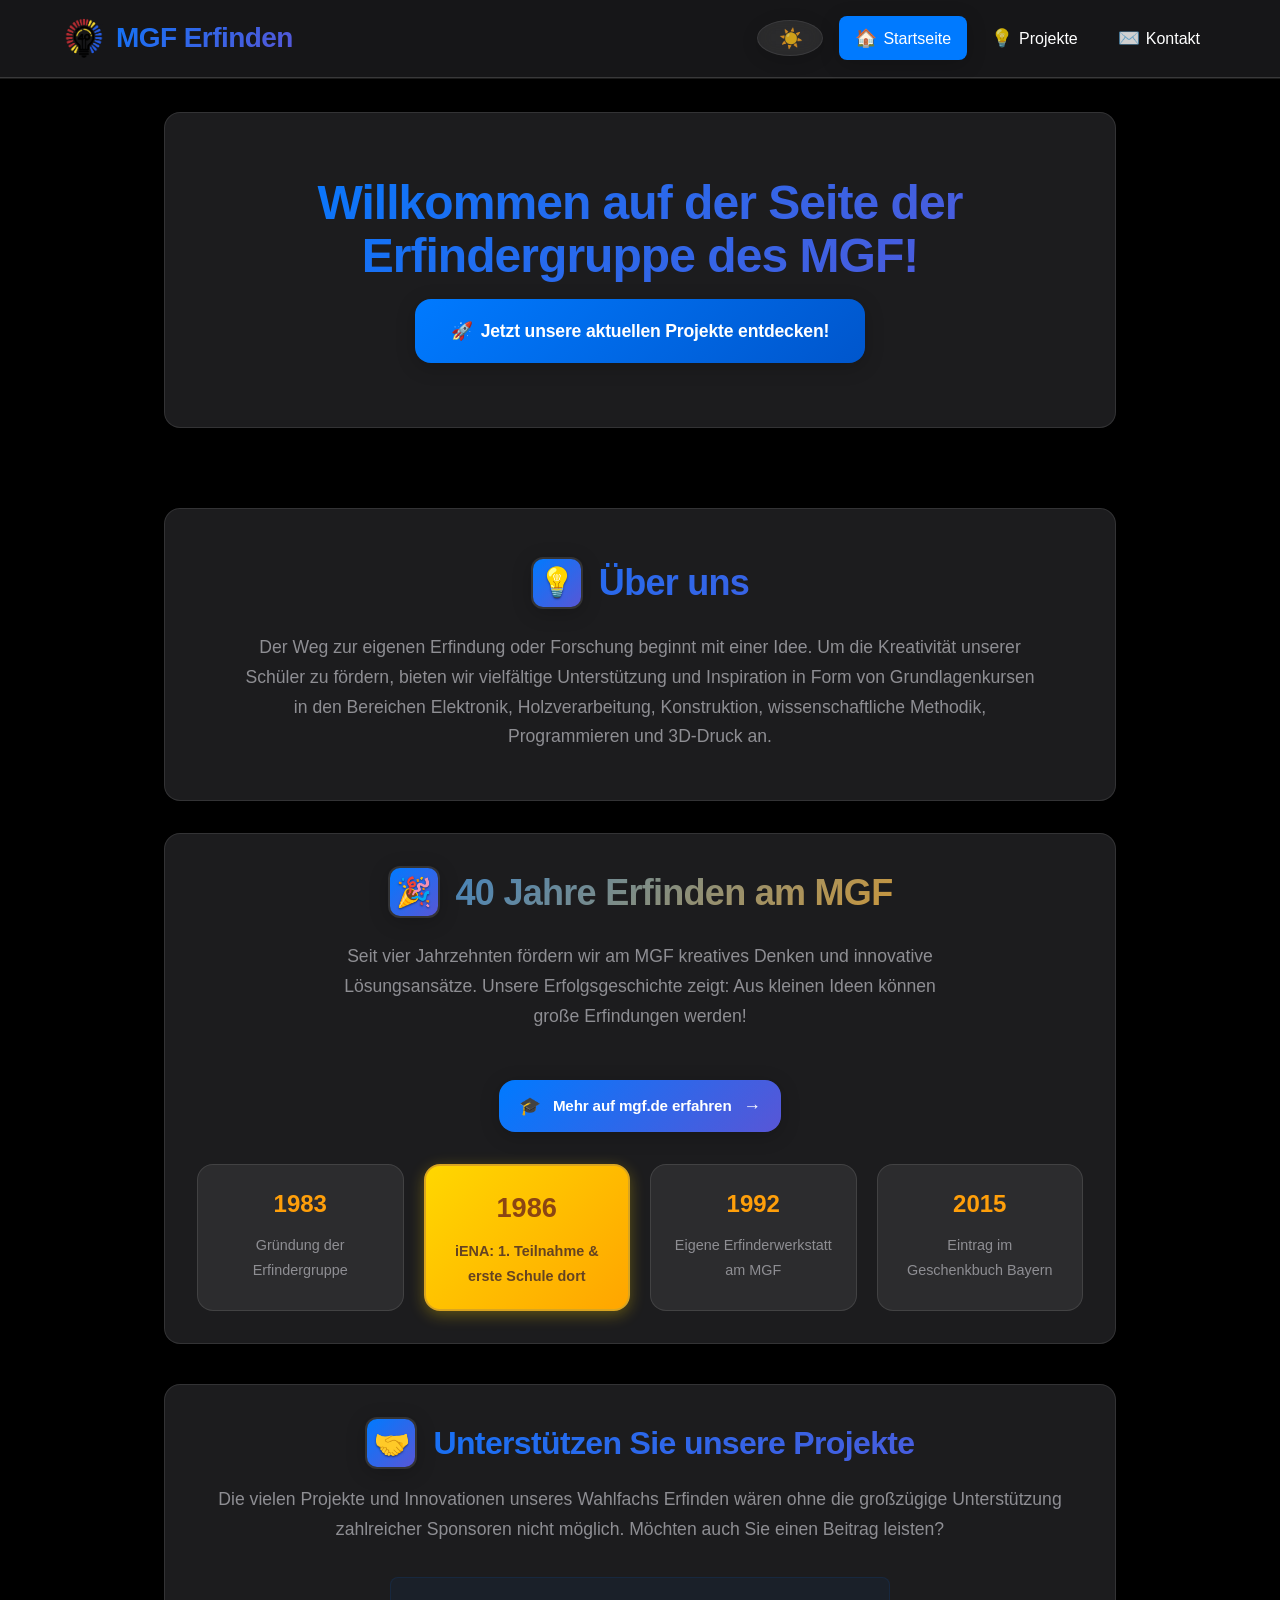
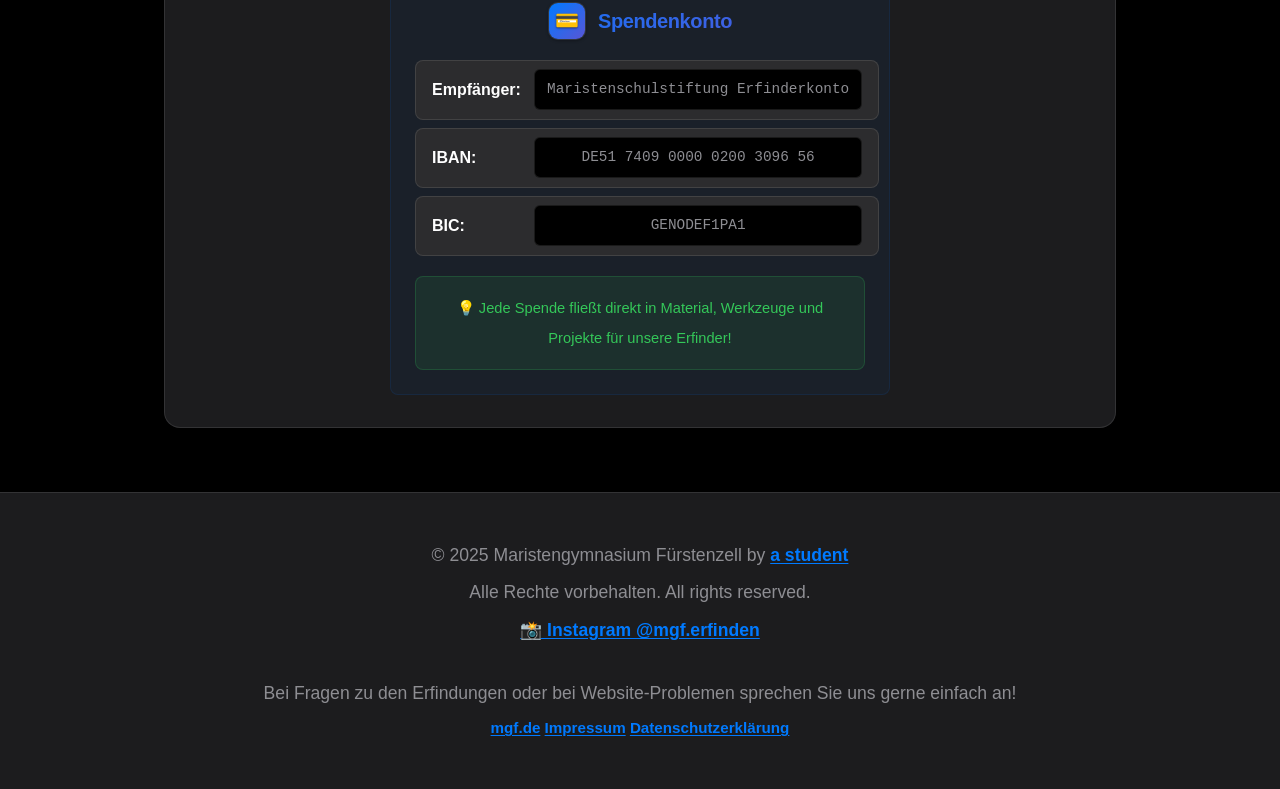
<file: index.html>
<!DOCTYPE html>
<html lang="de">
<head>
    <meta charset="UTF-8">
    <meta name="viewport" content="width=device-width, initial-scale=1.0">
    <title>MGF Erfinden</title>
    <meta name="description" content="Innovative Projekte und kreative Lösungen der Erfindergruppe am MGF. Robotik, Technik und nachhaltige Erfindungen von Schülern.">
    <meta name="keywords" content="MGF, Erfinden, Maristengymnasium, Fürstenzell, Robotik, Innovation, MINT, Projekte">
    <meta name="author" content="MGF Erfinder">
    <link rel="stylesheet" href="assets/css/style.css">
    <link rel="icon" type="image/x-icon" href="assets/images/mgf-favicon.ico">
    <link rel="preload" href="assets/images/logo_erfinden_40_transparent.png" as="image">
</head>
<body>
    <div id="header-placeholder"></div>
    <main>
        <section class="hero" role="banner">
            <!-- <div class="venue-info">
                <span class="venue-badge">📍 iENA: Halle 3C, Stand F02</span>
            </div> -->
            <h1>Willkommen auf der Seite der Erfindergruppe des MGF!</h1>
            <a href="pages/projekte.html" class="cta-button" role="button">
                <span>🚀</span> Jetzt unsere aktuellen Projekte entdecken!
            </a>
        </section>

        <section class="about" role="main">
            <h2 data-emoji="💡">Über uns</h2>
            <p>
                Der Weg zur eigenen Erfindung oder Forschung beginnt mit einer Idee.
                Um die Kreativität unserer Schüler zu fördern, bieten wir vielfältige Unterstützung und Inspiration in Form von Grundlagenkursen in den Bereichen Elektronik, Holzverarbeitung, Konstruktion, wissenschaftliche Methodik, Programmieren und 3D-Druck an.
            </p>
        </section>


        <section class="anniversary-section" role="complementary">
            <div class="anniversary-content">
                <h2 data-emoji="🎉">40 Jahre Erfinden am MGF</h2>
                <p class="anniversary-text">
                    Seit vier Jahrzehnten fördern wir am MGF kreatives Denken und innovative Lösungsansätze. 
                    Unsere Erfolgsgeschichte zeigt: Aus kleinen Ideen können große Erfindungen werden!
                </p>
                <div class="anniversary-action">
                    <a href="https://mgf.de/jubilaeumsfeier-40-jahre-erfinden/" target="_blank" rel="noopener" class="school-link">Mehr auf mgf.de erfahren</a>
                </div>
                <div class="timeline-highlight">
                    <div class="timeline-item">
                        <span class="timeline-year">1983</span>
                        <span class="timeline-event">Gründung der Erfindergruppe</span>
                    </div>
                    <div class="timeline-item featured-event">
                        <span class="timeline-year">1986</span>
                        <span class="timeline-event">iENA: 1. Teilnahme & erste Schule dort</span>
                    </div>
                    <div class="timeline-item">
                        <span class="timeline-year">1992</span>
                        <span class="timeline-event">Eigene Erfinderwerkstatt am MGF</span>
                    </div>
                    <div class="timeline-item">
                        <span class="timeline-year">2015</span>
                        <span class="timeline-event">Eintrag im Geschenkbuch Bayern</span>
                    </div>
                </div>
            </div>
        </section>

                <section class="donation" role="complementary">
            <h2 data-emoji="🤝">Unterstützen Sie unsere Projekte</h2>
            <p>Die vielen Projekte und Innovationen unseres Wahlfachs Erfinden wären ohne die großzügige Unterstützung zahlreicher Sponsoren nicht möglich. Möchten auch Sie einen Beitrag leisten?</p>
            <div class="payment-info">
                <h3 data-emoji="💳">Spendenkonto</h3>
                <div class="payment-details">
                    <div class="payment-row">
                        <span class="payment-label">Empfänger:</span>
                        <span class="payment-value">Maristenschulstiftung Erfinderkonto</span>
                    </div>
                    <div class="payment-row">
                        <span class="payment-label">IBAN:</span>
                        <span class="payment-value">DE51 7409 0000 0200 3096 56</span>
                    </div>
                    <div class="payment-row">
                        <span class="payment-label">BIC:</span>
                        <span class="payment-value">GENODEF1PA1</span>
                    </div>
                </div>
                <p class="donation-note">
                    <small>💡 Jede Spende fließt direkt in Material, Werkzeuge und Projekte für unsere Erfinder!</small>
                </p>
            </div>
        </section>

    </main>
    <div id="footer-placeholder"></div>
    <script src="assets/js/script.js"></script>
</body>
</html>
</file>
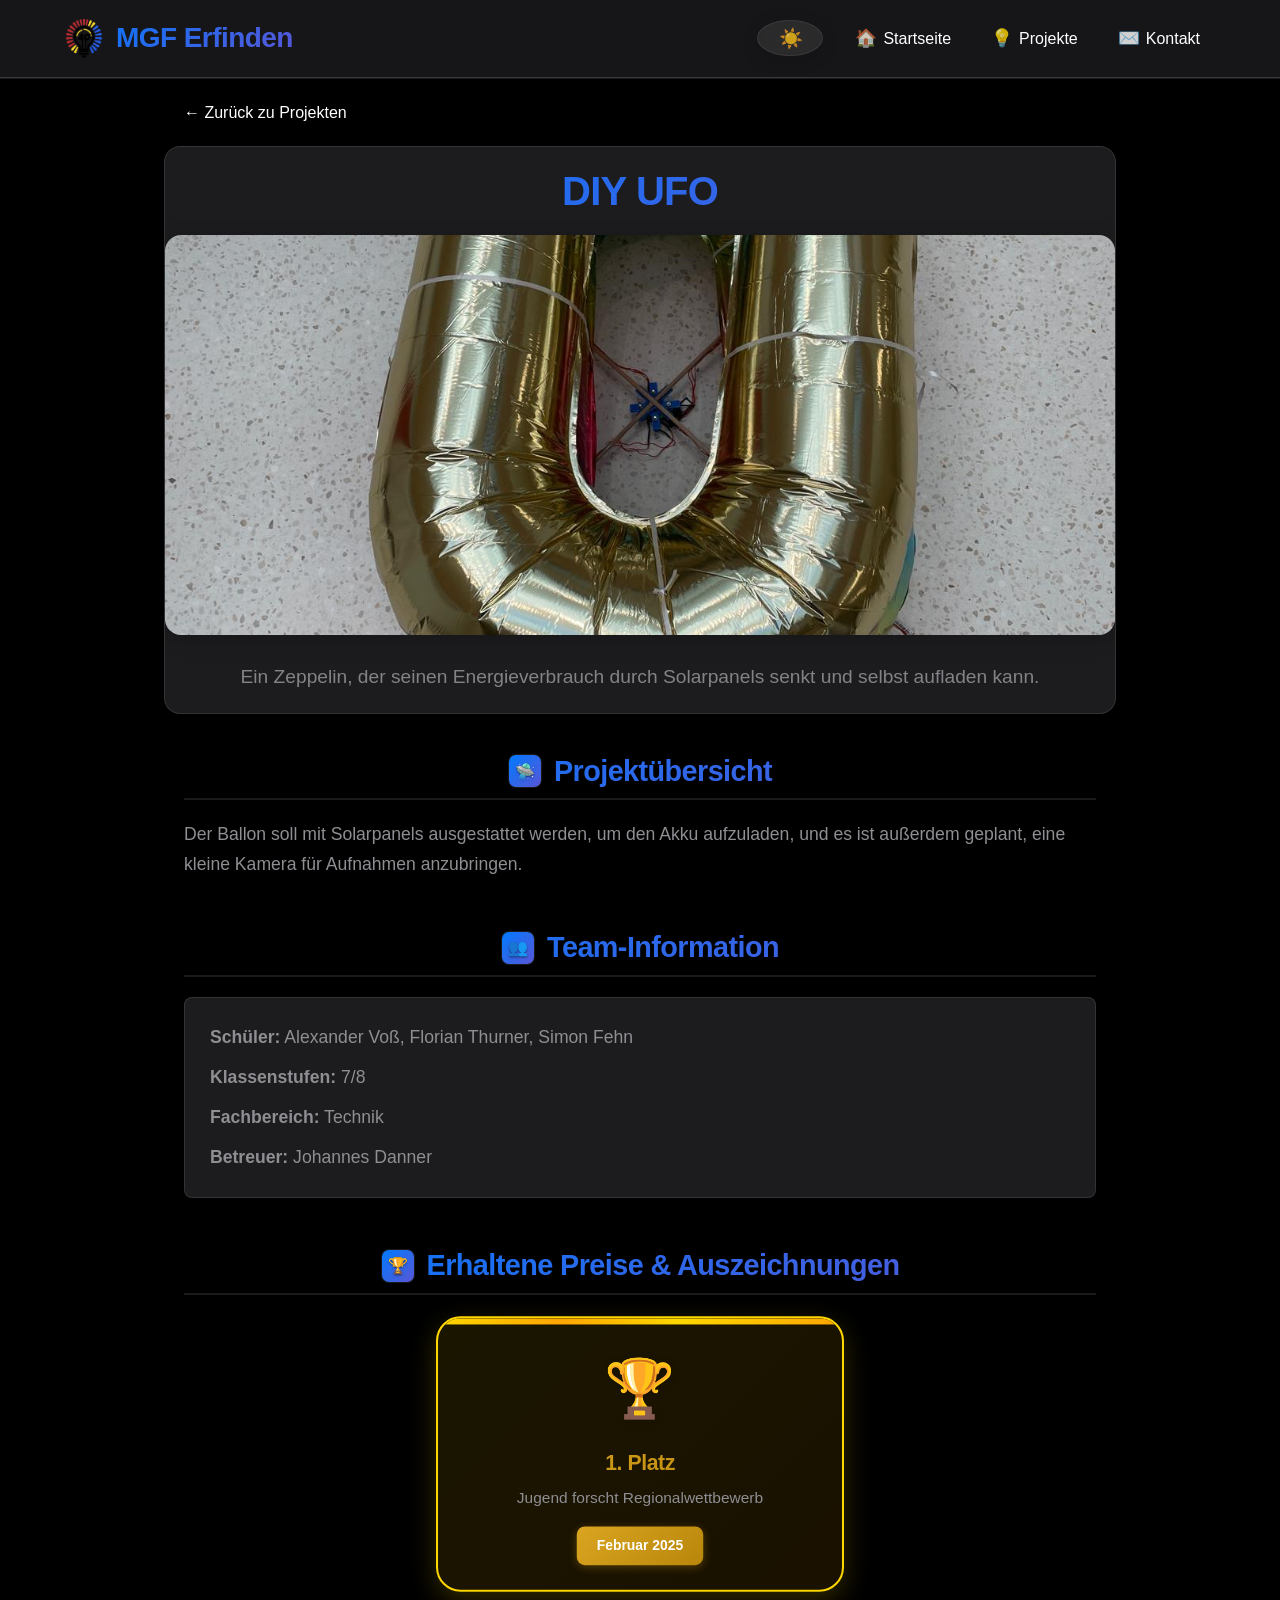
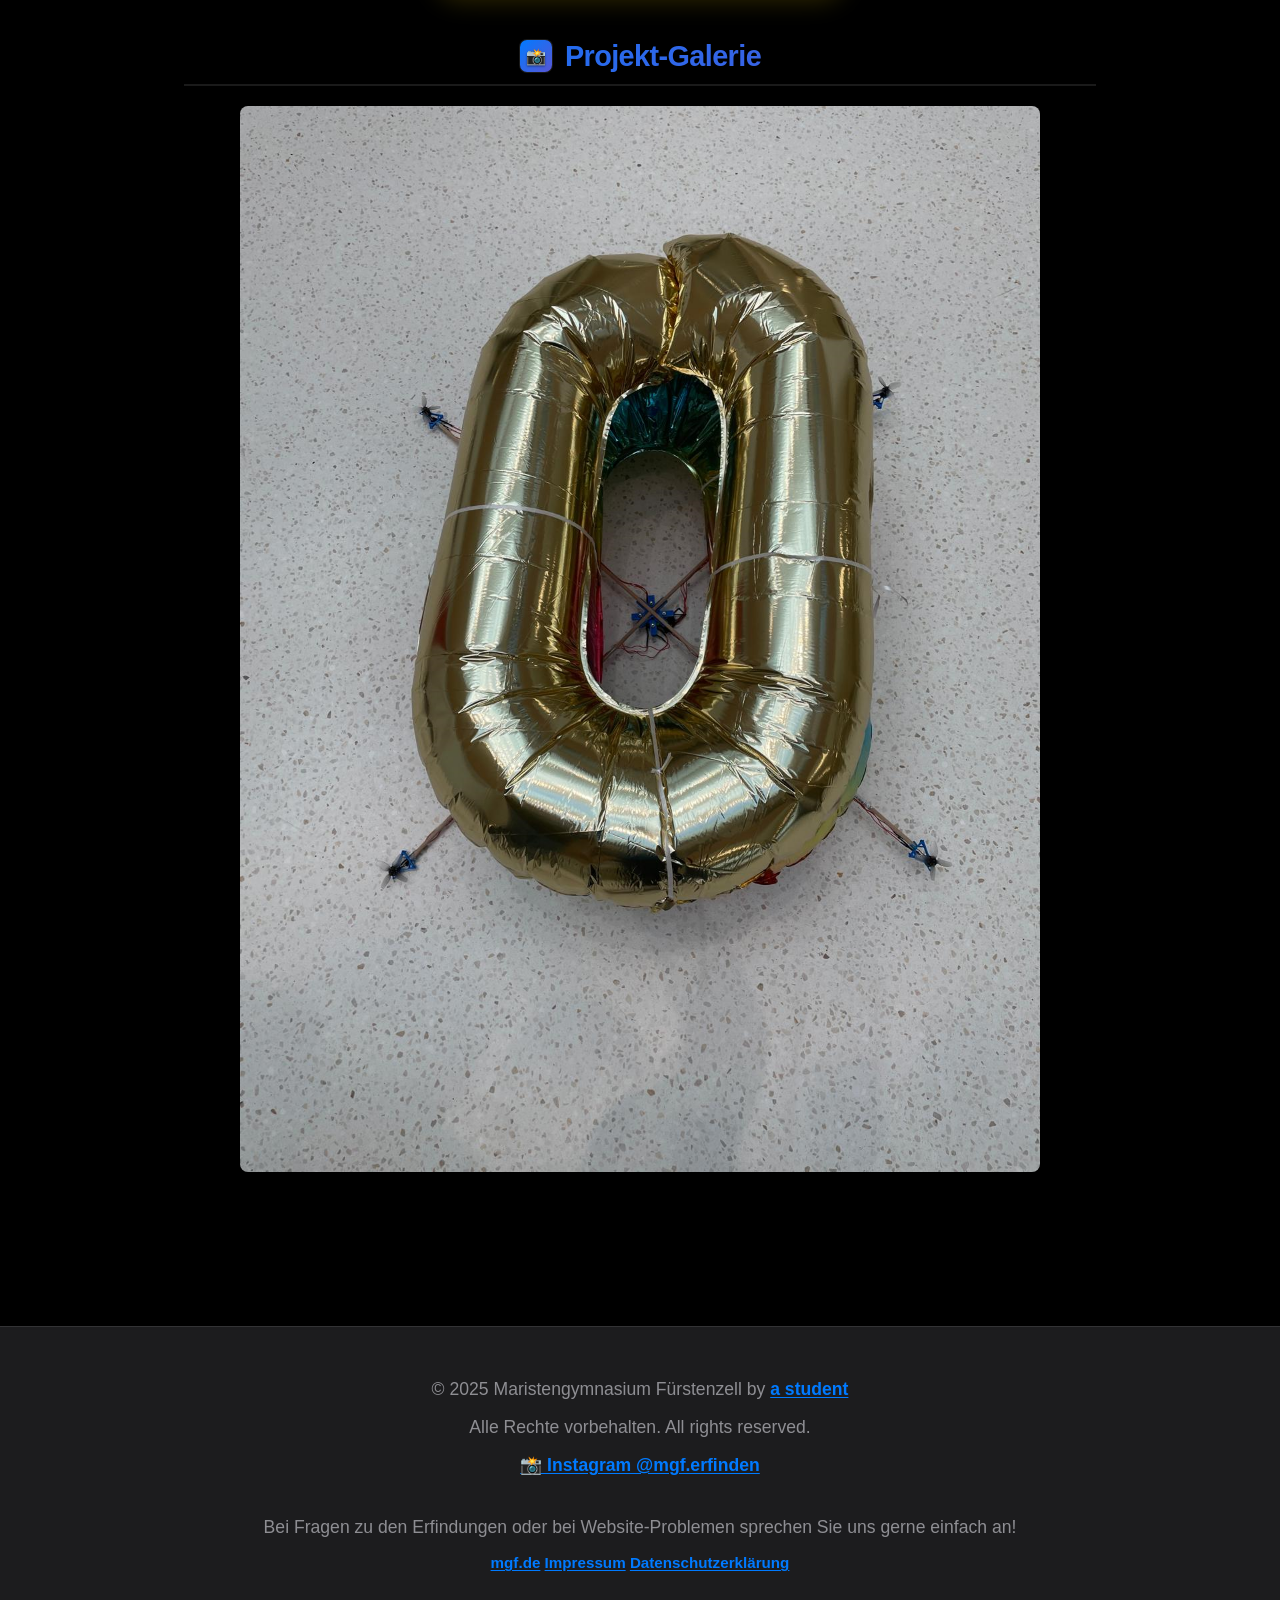
<file: pages/projekte/projekt-1/index.html>
<!DOCTYPE html>
<html lang="de">
<head>
    <meta charset="UTF-8">
    <meta name="viewport" content="width=device-width, initial-scale=1.0">
    <title>DIY UFO - MGF Erfinden</title>
    <link rel="stylesheet" href="../../../assets/css/style.css">
    <link rel="icon" href="../../../assets/images/mgf-favicon.ico" type="image/x-icon">
</head>
<body>
    <div id="header-placeholder"></div>

    <main class="project-detail">
        <nav class="project-breadcrumb">
            <a href="../../../pages/projekte.html">← Zurück zu Projekten</a>
        </nav>

        <div class="project-hero">
            <div class="project-hero-content">
                <h1>DIY UFO</h1>
            </div>
            <img src="images/hero-bild.png" alt="DIY UFO Hero-Bild" class="project-hero-image">
            <div class="project-hero-caption">
                <p class="project-lead">Ein Zeppelin, der seinen Energieverbrauch durch Solarpanels senkt und selbst aufladen kann.</p>
            </div>
        </div>

        <div class="project-content">
            <section>
                <h2 data-emoji="🛸">Projektübersicht</h2>

                <p>
                    Der Ballon soll mit Solarpanels ausgestattet werden, um den Akku aufzuladen, und es ist außerdem geplant, eine kleine Kamera für Aufnahmen anzubringen.
                </p>
            </section>

            <section>
                <h2 data-emoji="👥">Team-Information</h2>
                <div class="team-info">
                    <p><strong>Schüler:</strong> Alexander Voß, Florian Thurner, Simon Fehn</p>
                    <p><strong>Klassenstufen:</strong> 7/8</p>
                    <p><strong>Fachbereich:</strong> Technik</p>
                    <p><strong>Betreuer:</strong> Johannes Danner</p>
                </div>
            </section>

            <section>
                <h2 data-emoji="🏆">Erhaltene Preise & Auszeichnungen</h2>
                <div class="awards-single">
                    <div class="award-item featured">
                        <div class="award-icon">🏆</div>
                        <h3>1. Platz</h3>
                        <p>Jugend forscht Regionalwettbewerb</p>
                        <span class="award-date">Februar 2025</span>
                    </div>
                </div>
            </section>

            <section>
                <h2 data-emoji="📸">Projekt-Galerie</h2>

                <div class="project-gallery" style="display: flex; flex-wrap: wrap; gap: 1rem; justify-content: center;">
                    <img src="images/hero-bild.png" alt="Projekt Detail" class="gallery-image" style="width: 100%; max-width: 800px; height: auto; object-fit: contain; border-radius: 8px;">

                    <!-- Weitere Bilder hier hinzufügen -->
                </div>
            </section>
        </div>
    </main>

    <div id="footer-placeholder"></div>

    <script src="../../../assets/js/script.js"></script>
</body>
</html>
</file>
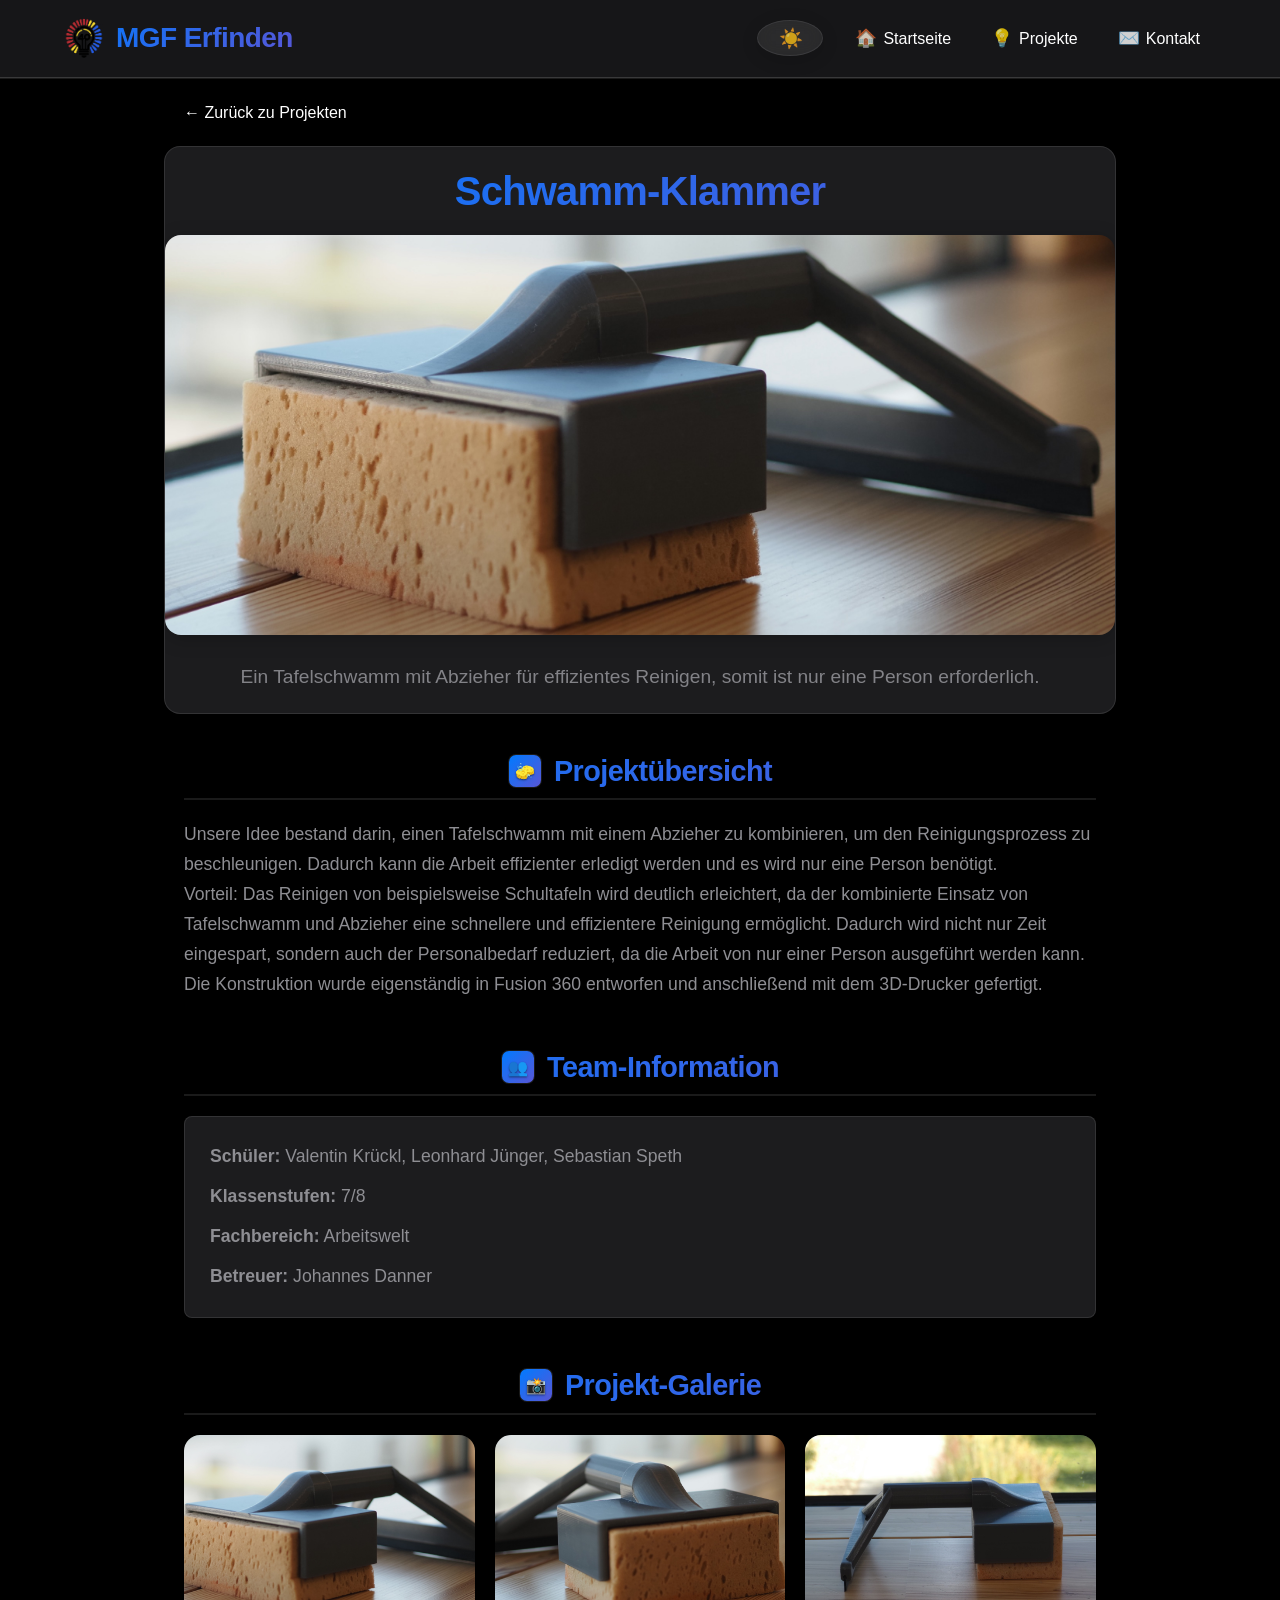
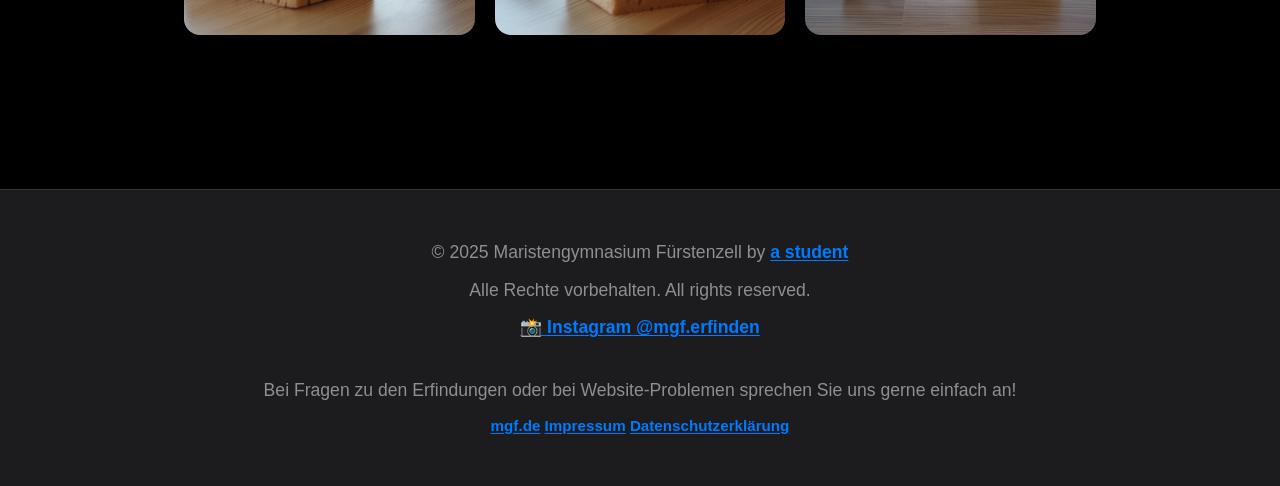
<file: pages/projekte/projekt-2/index.html>
<!DOCTYPE html>
<html lang="de">
<head>
    <meta charset="UTF-8">
    <meta name="viewport" content="width=device-width, initial-scale=1.0">
    <title>Schwammklammer - MGF Erfinden</title>
    <link rel="stylesheet" href="../../../assets/css/style.css">
    <link rel="icon" href="../../../assets/images/mgf-favicon.ico" type="image/x-icon">
</head>
<body>
    <div id="header-placeholder"></div>

    <main class="project-detail">
        <nav class="project-breadcrumb">
            <a href="../../../pages/projekte.html">← Zurück zu Projekten</a>
        </nav>

        <div class="project-hero">
            <div class="project-hero-content">
                <h1>Schwamm-Klammer</h1>
            </div>
            <img src="images/hero-bild.png" alt="Schwammklammer Hero-Bild" class="project-hero-image">
            <div class="project-hero-caption">
                <p class="project-lead">Ein Tafelschwamm mit Abzieher für effizientes Reinigen, somit ist nur eine Person erforderlich.</p>
            </div>
        </div>

        <div class="project-content">
            <section>
                <h2 data-emoji="🧽">Projektübersicht</h2>
                <p>
                    Unsere Idee bestand darin, einen Tafelschwamm mit einem Abzieher zu kombinieren, um den Reinigungsprozess zu beschleunigen.
                    Dadurch kann die Arbeit effizienter erledigt werden und es wird nur eine Person benötigt.
                </p>
                <p>
                    Vorteil: Das Reinigen von beispielsweise Schultafeln wird deutlich erleichtert, da der kombinierte Einsatz von Tafelschwamm und Abzieher eine schnellere und effizientere Reinigung ermöglicht.
                    Dadurch wird nicht nur Zeit eingespart, sondern auch der Personalbedarf reduziert, da die Arbeit von nur einer Person ausgeführt werden kann.
                    Die Konstruktion wurde eigenständig in Fusion 360 entworfen und anschließend mit dem 3D-Drucker gefertigt.
                </p>
            </section>

            <section>
                <h2 data-emoji="👥">Team-Information</h2>
                <div class="team-info">
                    <p><strong>Schüler:</strong> Valentin Krückl, Leonhard Jünger, Sebastian Speth</p>
                    <p><strong>Klassenstufen:</strong> 7/8</p>
                    <p><strong>Fachbereich:</strong> Arbeitswelt</p>
                    <p><strong>Betreuer:</strong> Johannes Danner</p>
                </div>
            </section>

            <section>
                <h2 data-emoji="📸">Projekt-Galerie</h2>
                <div class="project-gallery">
                    <img src="images/detail-1.png" alt="Projekt Detail" class="gallery-image">
                    <img src="images/detail-2.png" alt="Projekt Detail" class="gallery-image">
                    <img src="images/detail-3.png" alt="Projekt Detail" class="gallery-image">
                    <!-- Weitere Bilder hier hinzufügen -->
                </div>
            </section>
        </div>
    </main>

    <div id="footer-placeholder"></div>

    <script src="../../../assets/js/script.js"></script>
</body>
</html>
</file>
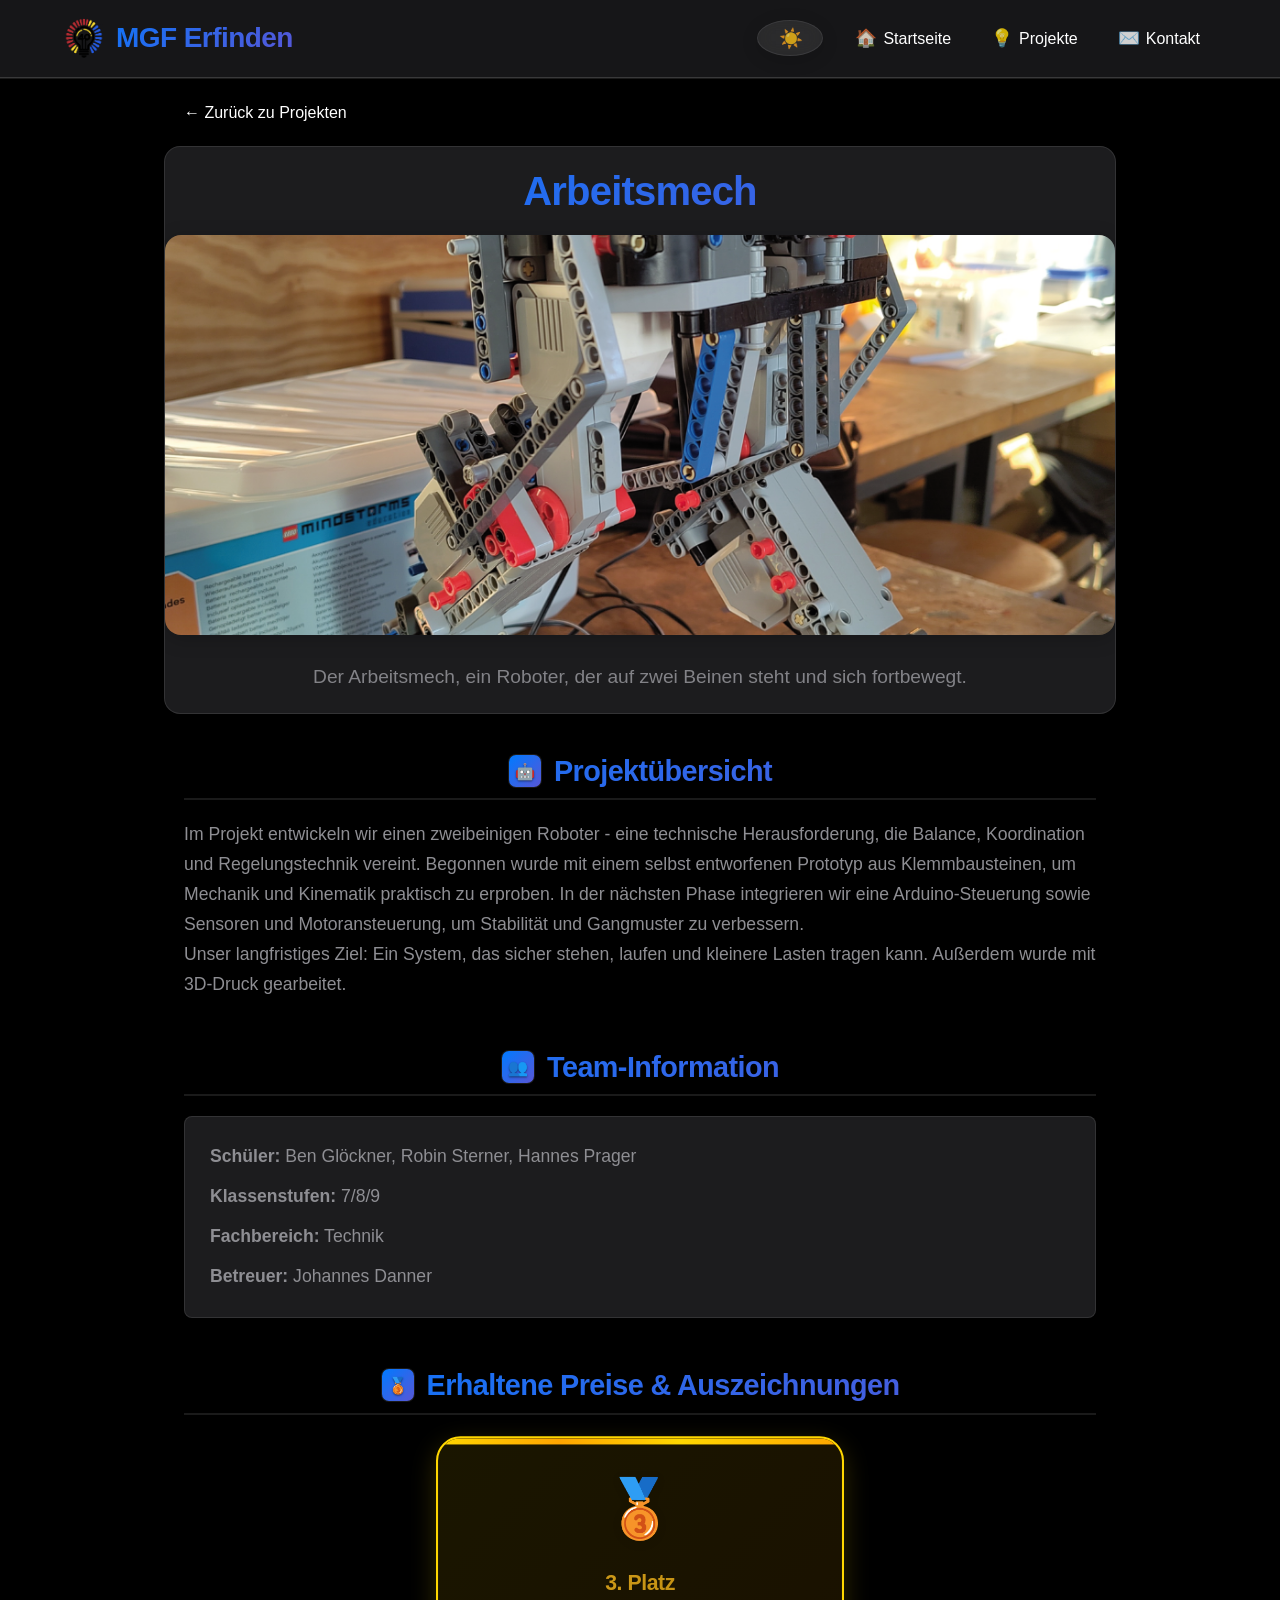
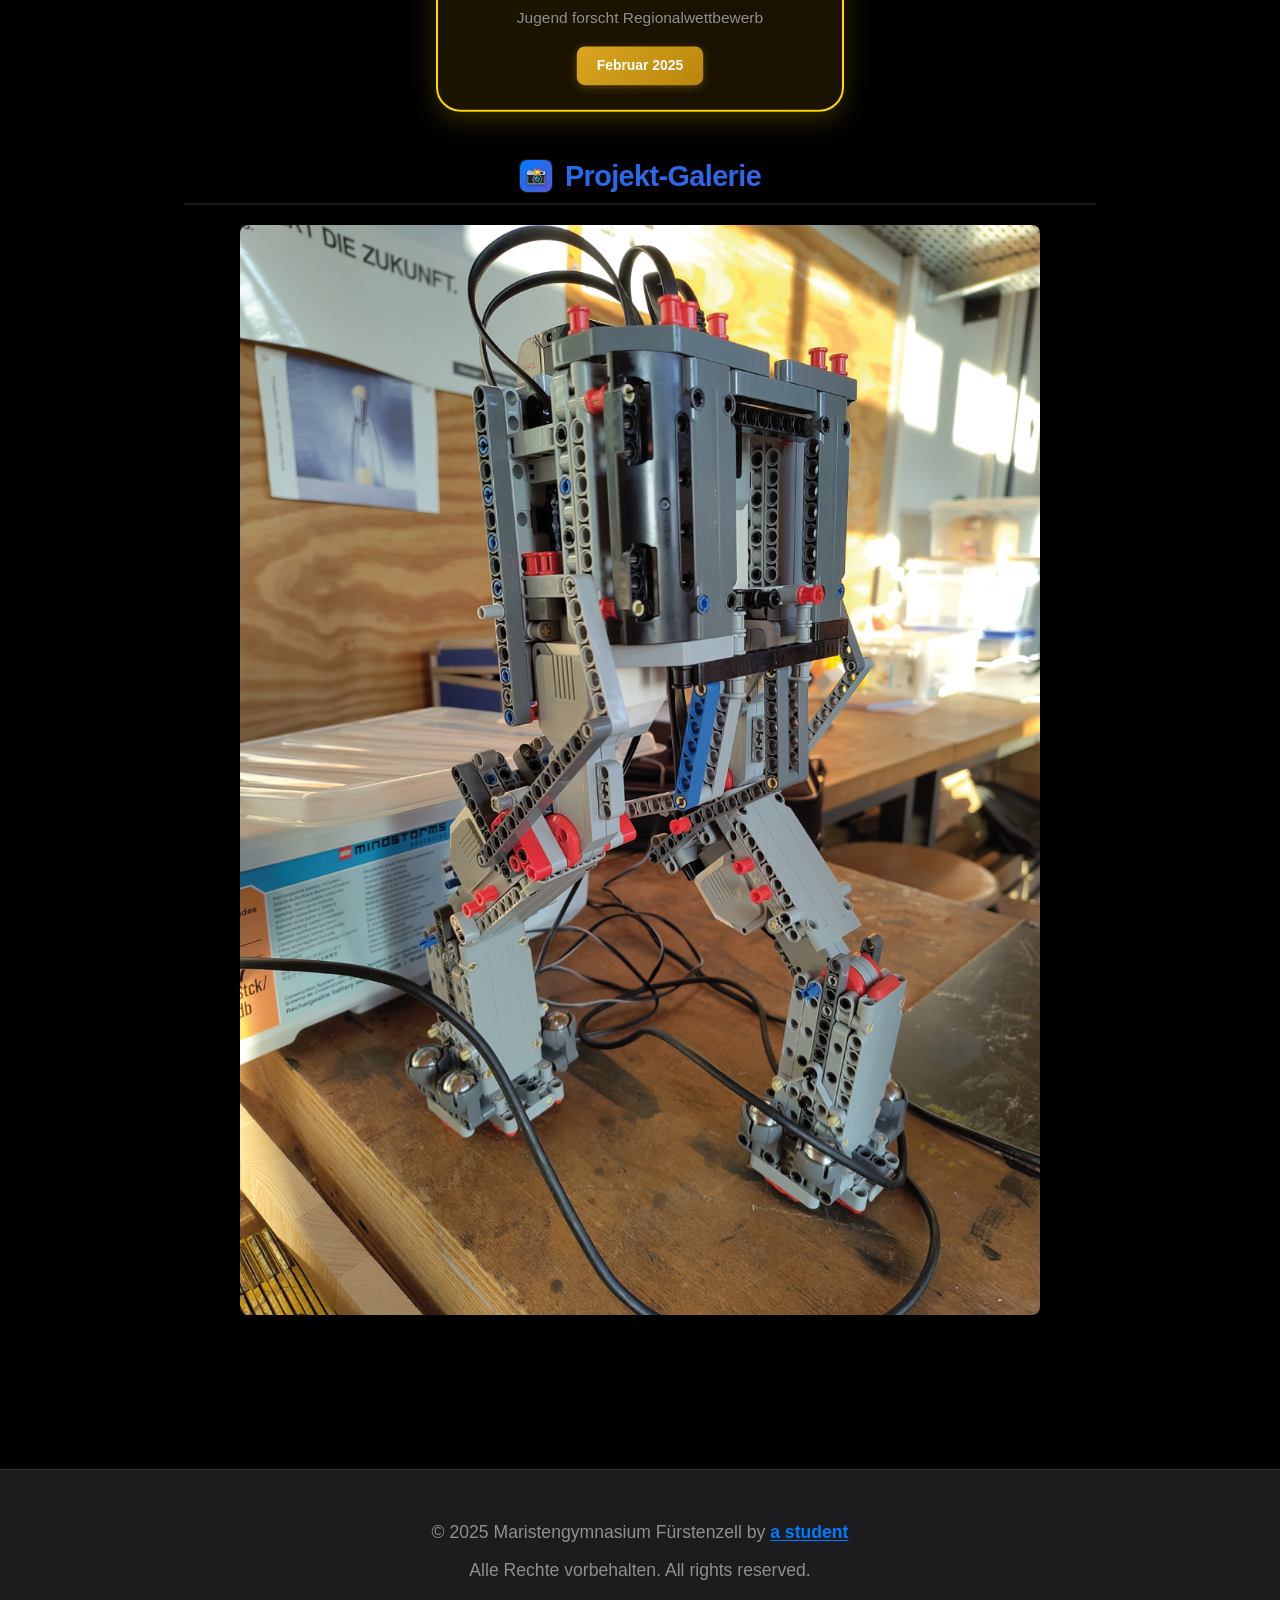
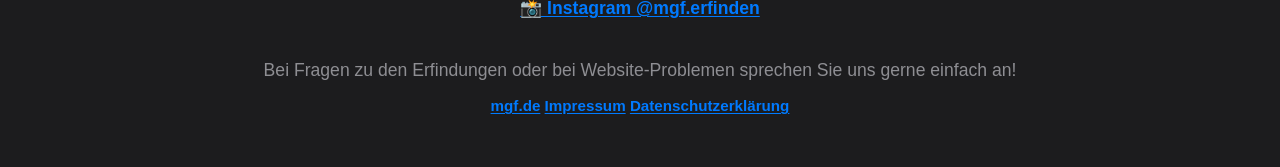
<file: pages/projekte/projekt-3/index.html>
<!DOCTYPE html>
<html lang="de">
<head>
    <meta charset="UTF-8">
    <meta name="viewport" content="width=device-width, initial-scale=1.0">
    <title>Arbeitsmech - MGF Erfinden</title>
    <link rel="stylesheet" href="../../../assets/css/style.css">
    <link rel="icon" href="../../../assets/images/mgf-favicon.ico" type="image/x-icon">
</head>
<body>
    <div id="header-placeholder"></div>

    <main class="project-detail">
        <nav class="project-breadcrumb">
            <a href="../../../pages/projekte.html">← Zurück zu Projekten</a>
        </nav>

        <div class="project-hero">
            <div class="project-hero-content">
                <h1>Arbeitsmech</h1>
            </div>
            <img src="images/hero-bild.png" alt="Arbeitsmech Hero-Bild" class="project-hero-image">
            <div class="project-hero-caption">
                <p class="project-lead">Der Arbeitsmech, ein Roboter, der auf zwei Beinen steht und sich fortbewegt.</p>
            </div>
        </div>

        <div class="project-content">
            <section>
                <h2 data-emoji="🤖">Projektübersicht</h2>
                <p>
                    Im Projekt entwickeln wir einen zweibeinigen Roboter - eine technische Herausforderung, die Balance, Koordination und Regelungstechnik vereint. Begonnen wurde mit einem selbst entworfenen Prototyp aus Klemmbausteinen, um Mechanik und Kinematik praktisch zu erproben. In der nächsten Phase integrieren wir eine Arduino‑Steuerung sowie Sensoren und Motoransteuerung, um Stabilität und Gangmuster zu verbessern.
                    <br> Unser langfristiges Ziel: Ein System, das sicher stehen, laufen und kleinere Lasten tragen kann.
                    Außerdem wurde mit 3D-Druck gearbeitet.
                </p>
            </section>

            <section>
                <h2 data-emoji="👥">Team-Information</h2>
                <div class="team-info">
                    <p><strong>Schüler:</strong> Ben Glöckner, Robin Sterner, Hannes Prager</p>
                    <p><strong>Klassenstufen:</strong> 7/8/9</p>
                    <p><strong>Fachbereich:</strong> Technik</p>
                    <p><strong>Betreuer:</strong> Johannes Danner</p>
                </div>
            </section>

            <section>
                <h2 data-emoji="🥉">Erhaltene Preise & Auszeichnungen</h2>
                <div class="awards-single">
                    <div class="award-item featured">
                        <div class="award-icon">🥉</div>
                        <h3>3. Platz</h3>
                        <p>Jugend forscht Regionalwettbewerb</p>
                        <span class="award-date">Februar 2025</span>
                    </div>
                </div>
            </section>

            <section>
                <h2 data-emoji="📸">Projekt-Galerie</h2>
                <div class="project-gallery" style="display: flex; flex-wrap: wrap; gap: 1rem; justify-content: center;">
                    <img src="images/hero-bild.png" alt="Projekt Detail" class="gallery-image" style="width: 100%; max-width: 800px; height: auto; object-fit: contain; border-radius: 8px;">

                    <!-- Weitere Bilder hier hinzufügen -->
                </div>
            </section>
        </div>
    </main>

    <div id="footer-placeholder"></div>

    <script src="../../../assets/js/script.js"></script>
</body>
</html>
</file>
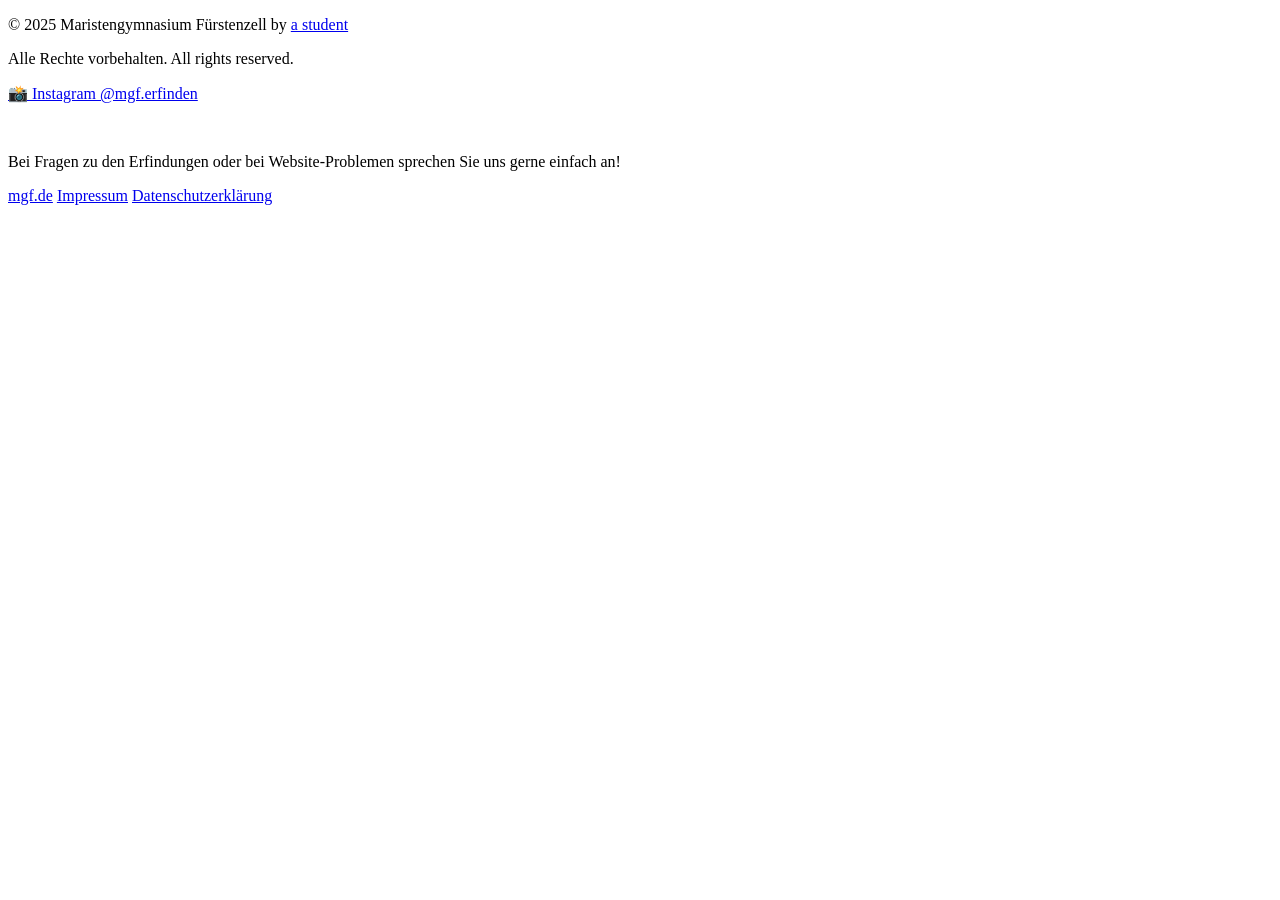
<file: components/footer.html>
<!DOCTYPE html>
<html lang="de">
<head>
    <meta charset="UTF-8">
    <meta name="viewport" content="width=device-width, initial-scale=1.0">
    <title>Footer Fragment</title>
</head>
<body>
<footer>
    <p>&copy; 2025 Maristengymnasium Fürstenzell by <a href="https://github.com/Erfinden" target="_blank" rel="noopener noreferrer">a student</a></p>
    <p>Alle Rechte vorbehalten. All rights reserved.</p>
    <p><a href="https://www.instagram.com/mgf.erfinden/" target="_blank" rel="noopener noreferrer">📸 Instagram @mgf.erfinden</a></p>
    <br>
    <p>Bei Fragen zu den Erfindungen oder bei Website-Problemen sprechen Sie uns gerne einfach an!</p>
    <a href="https://mgf.de/wahlfaecher/erfinden/">mgf.de</a>
    <a href="https://mgf.de/impressum/">Impressum</a>
    <a href="https://mgf.de/datenschutzerklaerung-2/">Datenschutzerklärung</a>

    
</footer>
</body>
</html>
</file>
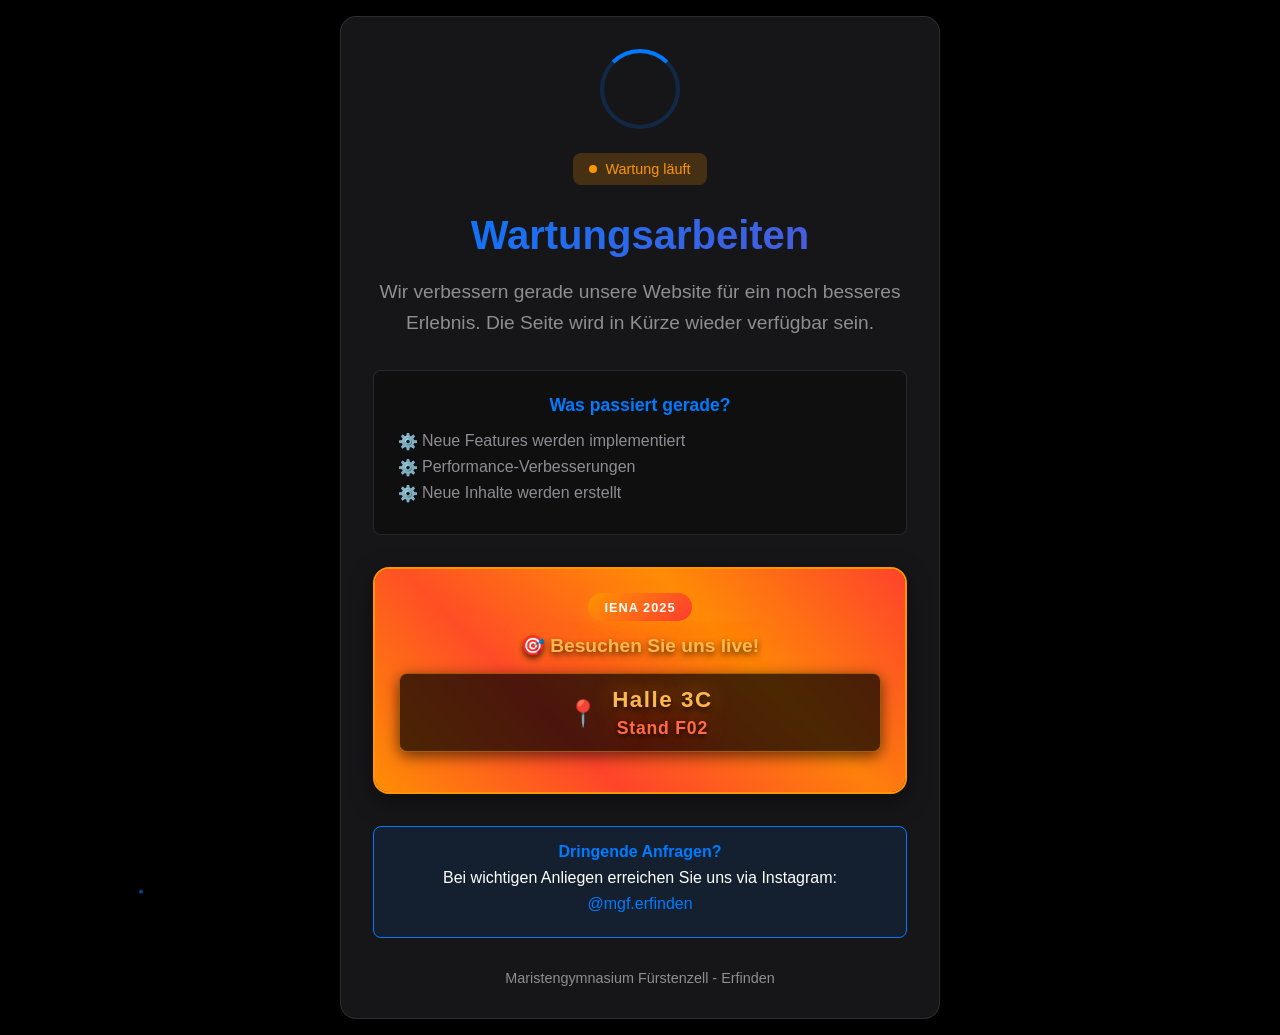
<file: pages/maintenance.html>
<!DOCTYPE html>
<html lang="de">
<head>
    <meta charset="UTF-8">
    <meta name="viewport" content="width=device-width, initial-scale=1.0">
    <title>Wartung - MGF Erfinden</title>
    <link rel="icon" href="../assets/images/mgf-favicon.ico" type="image/x-icon">
    <style>
        :root {
            --primary-color: #007AFF;
            --secondary-color: #5856D6;
            --background-primary: #000000;
            --background-secondary: #1C1C1E;
            --text-primary: #FFFFFF;
            --text-secondary: #8E8E93;
            --border-radius-small: 8px;
            --border-radius-large: 16px;
            --shadow-medium: 0 4px 12px rgba(0, 0, 0, 0.3);
            --transition-smooth: all 0.3s cubic-bezier(0.25, 0.46, 0.45, 0.94);
        }

        * {
            margin: 0;
            padding: 0;
            box-sizing: border-box;
        }

        body {
            font-family: -apple-system, BlinkMacSystemFont, 'Segoe UI', Roboto, sans-serif;
            background: var(--background-primary);
            color: var(--text-primary);
            min-height: 100vh;
            display: flex;
            align-items: center;
            justify-content: center;
            padding: 1rem;
        }

        .maintenance-container {
            text-align: center;
            max-width: 600px;
            padding: 2rem;
            background: rgba(28, 28, 30, 0.8);
            border-radius: var(--border-radius-large);
            backdrop-filter: blur(20px);
            border: 1px solid rgba(255, 255, 255, 0.1);
            box-shadow: var(--shadow-medium);
        }

        .maintenance-icon {
            width: 80px;
            height: 80px;
            margin: 0 auto 1.5rem;
            border: 4px solid rgba(0, 122, 255, 0.2);
            border-top: 4px solid var(--primary-color);
            border-radius: 50%;
            animation: loadingSpinner 1.5s linear infinite;
        }

        @keyframes loadingSpinner {
            0% { transform: rotate(0deg); }
            100% { transform: rotate(360deg); }
        }

        .maintenance-title {
            font-size: 2.5rem;
            font-weight: 600;
            margin-bottom: 1rem;
            line-height: 1.3;
            background: linear-gradient(135deg, var(--primary-color), var(--secondary-color));
            -webkit-background-clip: text;
            -webkit-text-fill-color: transparent;
            background-clip: text;
        }

        .maintenance-subtitle {
            font-size: 1.2rem;
            color: var(--text-secondary);
            margin-bottom: 2rem;
            line-height: 1.6;
        }

        .maintenance-details {
            background: rgba(0, 0, 0, 0.3);
            border-radius: var(--border-radius-small);
            padding: 1.5rem;
            margin-bottom: 2rem;
            border: 1px solid rgba(255, 255, 255, 0.1);
        }

        .maintenance-details h3 {
            color: var(--primary-color);
            margin-bottom: 1rem;
            font-size: 1.1rem;
        }

        .maintenance-details ul {
            list-style: none;
            text-align: left;
        }

        .maintenance-details li {
            color: var(--text-secondary);
            margin-bottom: 0.5rem;
            padding-left: 1.5rem;
            position: relative;
        }

        .maintenance-details li::before {
            content: "⚙️";
            position: absolute;
            left: 0;
            top: 0;
        }

        .contact-info {
            background: rgba(0, 122, 255, 0.1);
            border: 1px solid var(--primary-color);
            border-radius: var(--border-radius-small);
            padding: 1rem;
            margin-top: 2rem;
        }

        .iena-highlight {
            background: linear-gradient(135deg, rgba(255, 149, 0, 0.25), rgba(255, 59, 48, 0.25));
            border: 2px solid #FF9500;
            border-radius: var(--border-radius-large);
            padding: 1.5rem;
            margin: 1.5rem 0;
            text-align: center;
            position: relative;
            overflow: hidden;
            animation: highlightPulse 3s ease-in-out infinite;
            box-shadow: 0 8px 25px rgba(0, 0, 0, 0.4);
        }

        .iena-highlight::before {
            content: '';
            position: absolute;
            top: -2px;
            left: -2px;
            right: -2px;
            bottom: -2px;
            background: linear-gradient(45deg, #FF9500, #FF3B30, #FF9500, #FF3B30);
            border-radius: var(--border-radius-large);
            z-index: -1;
            animation: borderGlow 2s linear infinite;
        }

        @keyframes highlightPulse {
            0%, 100% { transform: scale(1); box-shadow: 0 0 20px rgba(255, 149, 0, 0.3); }
            50% { transform: scale(1.02); box-shadow: 0 0 30px rgba(255, 149, 0, 0.5); }
        }

        @keyframes borderGlow {
            0% { background-position: 0% 50%; }
            100% { background-position: 100% 50%; }
        }

        .iena-badge {
            display: inline-block;
            background: linear-gradient(135deg, #FF9500, #FF3B30);
            color: white;
            padding: 0.4rem 1rem;
            border-radius: 16px;
            font-size: 0.8rem;
            font-weight: 600;
            margin-bottom: 0.8rem;
            text-transform: uppercase;
            letter-spacing: 1px;
            box-shadow: 0 4px 15px rgba(255, 149, 0, 0.4);
        }

        .iena-highlight h3 {
            color: #FFB84D;
            font-size: 1.2rem;
            margin-bottom: 1rem;
            font-weight: 800;
            text-shadow: 0 3px 6px rgba(0, 0, 0, 0.7), 0 0 20px rgba(255, 149, 0, 0.5);
        }

        .location-display {
            display: flex;
            align-items: center;
            justify-content: center;
            gap: 0.8rem;
            margin: 1rem 0;
            padding: 0.8rem;
            background: rgba(0, 0, 0, 0.7);
            border-radius: var(--border-radius-small);
            border: 1px solid rgba(255, 149, 0, 0.5);
            box-shadow: 0 4px 15px rgba(0, 0, 0, 0.6);
        }

        .location-icon {
            font-size: 1.6rem;
            animation: bounce 2s infinite;
        }

        @keyframes bounce {
            0%, 20%, 50%, 80%, 100% { transform: translateY(0); }
            40% { transform: translateY(-8px); }
            60% { transform: translateY(-4px); }
        }

        .location-text {
            display: flex;
            flex-direction: column;
            align-items: center;
            gap: 0.3rem;
        }

        .hall {
            font-size: 1.4rem;
            font-weight: 800;
            color: #FFB84D;
            text-shadow: 0 3px 6px rgba(0, 0, 0, 0.8), 0 0 20px rgba(255, 149, 0, 0.6);
            letter-spacing: 1.5px;
        }

        .stand {
            font-size: 1.1rem;
            font-weight: 700;
            color: #FF6B47;
            text-shadow: 0 3px 6px rgba(0, 0, 0, 0.8), 0 0 20px rgba(255, 59, 48, 0.6);
            letter-spacing: 0.8px;
        }

        .iena-subtitle {
            color: #FFFFFF;
            font-size: 0.9rem;
            font-weight: 600;
            margin-top: 0.8rem;
            opacity: 1;
            text-shadow: 0 2px 4px rgba(0, 0, 0, 0.7);
        }

        .contact-info h4 {
            color: var(--primary-color);
            margin-bottom: 0.5rem;
        }

        .contact-info p {
            margin-bottom: 0.5rem;
        }

        .contact-info a {
            color: var(--primary-color);
            text-decoration: none;
            transition: var(--transition-smooth);
            display: inline-block;
            word-wrap: break-word;
        }

        .contact-info a:hover {
            opacity: 0.8;
        }

        .status-indicator {
            display: inline-flex;
            align-items: center;
            gap: 0.5rem;
            background: rgba(255, 149, 0, 0.2);
            color: #FF9500;
            padding: 0.5rem 1rem;
            border-radius: var(--border-radius-small);
            font-size: 0.9rem;
            font-weight: 500;
            margin-bottom: 1.5rem;
        }

        .status-dot {
            width: 8px;
            height: 8px;
            background: #FF9500;
            border-radius: 50%;
            animation: pulse 2s ease-in-out infinite;
        }

        @keyframes pulse {
            0%, 100% { opacity: 1; transform: scale(1); }
            50% { opacity: 0.6; transform: scale(1.2); }
        }

        @media (max-width: 768px) {
            body {
                padding: 0.5rem;
            }

            .maintenance-container {
                margin: 0.5rem;
                padding: 1.5rem 1rem;
                max-width: 100%;
            }

            .maintenance-title {
                font-size: 1.8rem;
                line-height: 1.4;
            }

            .maintenance-subtitle {
                font-size: 1rem;
                line-height: 1.5;
                margin-bottom: 1.5rem;
            }

            .maintenance-icon {
                width: 60px;
                height: 60px;
                margin: 0 auto 1rem;
            }

            .maintenance-details {
                padding: 1rem;
                margin-bottom: 1.5rem;
            }

            .maintenance-details h3 {
                font-size: 1rem;
                margin-bottom: 0.8rem;
            }

            .maintenance-details li {
                font-size: 0.9rem;
                margin-bottom: 0.4rem;
                padding-left: 1.2rem;
                line-height: 1.4;
            }

            .status-indicator {
                font-size: 0.8rem;
                padding: 0.4rem 0.8rem;
                margin-bottom: 1rem;
            }

            .contact-info {
                padding: 0.8rem;
                margin-top: 1.5rem;
            }

            .contact-info h4 {
                font-size: 0.95rem;
            }

            .contact-info p {
                font-size: 0.85rem;
                margin-bottom: 0.5rem;
            }

            .contact-info a {
                font-size: 0.9rem;
                word-break: break-all;
            }

            .iena-highlight {
                padding: 1.2rem 1rem;
                margin: 1.2rem 0;
            }

            .iena-highlight h3 {
                font-size: 1.1rem;
                margin-bottom: 0.8rem;
            }

            .location-display {
                flex-direction: column;
                gap: 0.6rem;
                padding: 0.6rem;
            }

            .location-icon {
                font-size: 1.3rem;
            }

            .hall {
                font-size: 1.2rem;
                letter-spacing: 1px;
            }

            .stand {
                font-size: 1rem;
                letter-spacing: 0.5px;
            }

            .iena-subtitle {
                font-size: 0.85rem;
            }

            .iena-badge {
                font-size: 0.75rem;
                padding: 0.3rem 0.8rem;
                margin-bottom: 0.6rem;
            }
        }

        @media (max-width: 480px) {
            .maintenance-container {
                padding: 1rem 0.8rem;
                border-radius: var(--border-radius-small);
            }

            .maintenance-title {
                font-size: 1.6rem;
                line-height: 1.4;
            }

            .maintenance-subtitle {
                font-size: 0.9rem;
            }

            .maintenance-icon {
                width: 50px;
                height: 50px;
            }

            .maintenance-details li {
                font-size: 0.85rem;
                padding-left: 1rem;
            }

            .maintenance-details li::before {
                font-size: 0.8rem;
            }

            .iena-highlight {
                padding: 1rem 0.8rem;
                margin: 1rem 0;
            }

            .iena-highlight h3 {
                font-size: 1rem;
            }

            .location-display {
                gap: 0.5rem;
                padding: 0.5rem;
            }

            .hall {
                font-size: 1.1rem;
            }

            .stand {
                font-size: 0.9rem;
            }

            .iena-subtitle {
                font-size: 0.8rem;
            }
        }
    </style>
</head>
<body>
    <div class="maintenance-container">
        <div class="maintenance-icon"></div>
        
        <div class="status-indicator">
            <div class="status-dot"></div>
            Wartung läuft
        </div>

        <h1 class="maintenance-title">Wartungsarbeiten</h1>
        <p class="maintenance-subtitle">
            Wir verbessern gerade unsere Website für ein noch besseres Erlebnis. 
            Die Seite wird in Kürze wieder verfügbar sein.
        </p>

        <div class="maintenance-details">
            <h3>Was passiert gerade?</h3>
            <ul>
                <li>Neue Features werden implementiert</li>
                <li>Performance-Verbesserungen</li>
                <li>Neue Inhalte werden erstellt</li>
            </ul>
        </div>

        <div class="iena-highlight">
            <div class="iena-badge">iENA 2025</div>
            <h3>🎯 Besuchen Sie uns live!</h3>
            <div class="location-display">
                <div class="location-icon">📍</div>
                <div class="location-text">
                    <span class="hall">Halle 3C</span>
                    <span class="stand">Stand F02</span>
                </div>
            </div>
            <!--<p class="iena-subtitle">Wir freuen uns auf Ihren Besuch!</p> -->
        </div>

        <div class="contact-info">
            <h4>Dringende Anfragen?</h4>
            <p>Bei wichtigen Anliegen erreichen Sie uns via Instagram:</p>
            <p><a href="https://www.instagram.com/mgf.erfinden/" target="_blank" rel="noopener">@mgf.erfinden</a></p>
        </div>

        <div style="margin-top: 2rem; color: var(--text-secondary); font-size: 0.9rem;">
            <p>Maristengymnasium Fürstenzell - Erfinden</p>
        </div>
    </div>

    <script>
        // Add some interactive particles
        function createParticle() {
            const particle = document.createElement('div');
            particle.style.position = 'fixed';
            particle.style.width = '4px';
            particle.style.height = '4px';
            particle.style.background = '#007AFF';
            particle.style.borderRadius = '50%';
            particle.style.pointerEvents = 'none';
            particle.style.opacity = '0.6';
            particle.style.left = Math.random() * window.innerWidth + 'px';
            particle.style.top = window.innerHeight + 'px';
            particle.style.zIndex = '0';
            
            document.body.appendChild(particle);
            
            const animation = particle.animate([
                { transform: 'translateY(0px)', opacity: 0.6 },
                { transform: `translateY(-${window.innerHeight + 100}px)`, opacity: 0 }
            ], {
                duration: Math.random() * 3000 + 2000,
                easing: 'linear'
            });
            
            animation.onfinish = () => particle.remove();
        }

        // Create particles periodically (reduced frequency on mobile)
        const isMobile = window.innerWidth <= 768;
        const particleInterval = isMobile ? 800 : 300; // Less particles on mobile
        setInterval(createParticle, particleInterval);
    </script>
</body>
</html>
</file>
<file: assets/css/style.css>
/* Keine externen Fonts importieren, System-Fonts werden verwendet */

/* Nice Design System */
:root {
    --primary-color: #007AFF;
    --secondary-color: #5856D6;
    --success-color: #34C759;
    --warning-color: #FF9F0A;
    --error-color: #FF3B30;
    --background-color: #000000;
    --surface-color: #1C1C1E;
    --surface-secondary: #2C2C2E;
    --text-primary: #FFFFFF;
    --text-secondary: #8E8E93;
    --text-tertiary: #636366;
    --border-color: rgba(255, 255, 255, 0.1);
    --border-color-strong: rgba(255, 255, 255, 0.2);
    --shadow-light: 0 1px 3px rgba(0, 0, 0, 0.3);
    --shadow-medium: 0 4px 20px rgba(0, 0, 0, 0.2);
    --shadow-heavy: 0 8px 30px rgba(0, 0, 0, 0.3);
    --blur-bg: rgba(28, 28, 30, 0.8);
    --blur-border: rgba(255, 255, 255, 0.15);
    --border-radius: 16px;
    --border-radius-small: 8px;
    --border-radius-large: 24px;
    --transition-smooth: all 0.3s cubic-bezier(0.25, 0.46, 0.45, 0.94);
    --transition-bounce: all 0.4s cubic-bezier(0.68, -0.55, 0.265, 1.55);
    --transition-spring: all 0.5s cubic-bezier(0.175, 0.885, 0.32, 1.275);
}

/* Light Mode */
[data-theme="light"] {
    --background-color: #F2F2F7;
    --surface-color: #FFFFFF;
    --surface-secondary: #F2F2F7;
    --text-primary: #1D1D1F;
    --text-secondary: #86868B;
    --text-tertiary: #C7C7CC;
    --border-color: rgba(0, 0, 0, 0.1);
    --border-color-strong: rgba(0, 0, 0, 0.2);
    --shadow-light: 0 1px 3px rgba(0, 0, 0, 0.1);
    --shadow-medium: 0 4px 20px rgba(0, 0, 0, 0.08);
    --shadow-heavy: 0 8px 30px rgba(0, 0, 0, 0.12);
    --blur-bg: rgba(255, 255, 255, 0.8);
    --blur-border: rgba(0, 0, 0, 0.1);
}

/* Grundlegende Stile */
* {
    margin: 0;
    padding: 0;
    box-sizing: border-box;
}

body {
    font-family: -apple-system, BlinkMacSystemFont, 'SF Pro Display', sans-serif;
    background: var(--background-color);
    color: var(--text-primary);
    line-height: 1.6;
    -webkit-font-smoothing: antialiased;
    -moz-osx-font-smoothing: grayscale;
    padding-top: 80px;
}

header {
    background: var(--blur-bg);
    border-bottom: 1px solid var(--blur-border);
    position: fixed;
    top: 0;
    left: 0;
    right: 0;
    width: 100%;
    z-index: 1000;
    backdrop-filter: blur(20px);
    -webkit-backdrop-filter: blur(20px);
    transition: var(--transition-smooth);
    box-shadow: 0 1px 0 var(--border-color);
}

nav {
    padding: 16px 24px;
    display: flex;
    justify-content: space-between;
    align-items: center;
    max-width: 1200px;
    margin: 0 auto;
    position: relative;
    min-height: 52px;
}

.logo {
    font-size: 1.75rem;
    font-weight: 700;
    color: var(--text-primary);
    letter-spacing: -0.02em;
    text-decoration: none;
    transition: var(--transition-spring);
    cursor: pointer;
    display: flex;
    align-items: center;
    gap: 12px;
    background: linear-gradient(135deg, var(--primary-color), var(--secondary-color));
    -webkit-background-clip: text;
    background-clip: text;
    -webkit-text-fill-color: transparent;
}

.logo:hover {
    transform: scale(1.05);
    filter: brightness(1.2);
}

.logo-img {
    height: 40px;
    width: 40px;
    transition: var(--transition-smooth);
    border-radius: 8px;
    object-fit: contain;
}

.logo:hover .logo-img {
    transform: rotate(5deg) scale(1.1);
    filter: drop-shadow(0 4px 8px rgba(0, 122, 255, 0.3));
}

/* Navigation Container */
.nav-container {
    display: flex;
    align-items: center;
    gap: 16px;
}

/* Navigation Menu mit Theme Toggle */
.nav-menu {
    display: flex;
    align-items: center;
    gap: 8px;
    list-style: none;
    padding: 0;
    margin: 0;
}

/* Theme Toggle Button - neben der Navigation */
.theme-toggle {
    background: var(--border-color);
    border: 1px solid var(--border-color);
    width: 36px;
    height: 36px;
    border-radius: 50%;
    cursor: pointer;
    display: flex;
    align-items: center;
    justify-content: center;
    transition: var(--transition-smooth);
    opacity: 0.8;
    backdrop-filter: blur(10px);
    -webkit-backdrop-filter: blur(10px);
}

.theme-toggle:hover {
    opacity: 1;
    background: var(--primary-color);
    border-color: var(--primary-color);
    transform: scale(1.1);
    box-shadow: var(--shadow-medium);
}

.theme-toggle:hover .theme-icon {
    transform: scale(1.1);
}

.theme-icon {
    font-size: 1.2rem;
    transition: var(--transition-smooth);
    filter: grayscale(0);
}

[data-theme="light"] .theme-toggle:hover .theme-icon {
    transform: rotate(180deg) scale(1.1);
}

[data-theme="dark"] .theme-toggle:hover .theme-icon {
    transform: rotate(-20deg) scale(1.1);
}

.nav-menu li a {
    color: var(--text-primary);
    text-decoration: none;
    padding: 8px 16px;
    border-radius: var(--border-radius-small);
    font-weight: 500;
    font-size: 1rem;
    transition: var(--transition-smooth);
    position: relative;
    display: flex;
    align-items: center;
    gap: 6px;
}

.nav-menu li a span {
    font-size: 1.1em;
    opacity: 0.8;
}

.nav-menu li a:hover {
    background: rgba(0, 122, 255, 0.1);
    color: var(--primary-color);
    transform: translateY(-1px);
}

.nav-menu li a.active {
    background: var(--primary-color);
    color: white;
    box-shadow: var(--shadow-medium);
}

.nav-menu li a.active span {
    opacity: 1;
}

/* Burger Menu - Verbessertes Design */
.burger {
    display: none;
    flex-direction: column;
    justify-content: center;
    width: 28px;
    height: 28px;
    background: transparent;
    border: none;
    cursor: pointer;
    padding: 4px;
    z-index: 1002;
    transition: var(--transition-smooth);
    border-radius: var(--border-radius-small);
    position: relative;
}

.burger:hover {
    background: rgba(0, 122, 255, 0.1);
}

.burger span {
    display: block;
    height: 2.5px;
    width: 100%;
    background: var(--text-primary);
    border-radius: 2px;
    transition: var(--transition-smooth);
    position: relative;
    transform-origin: center;
}

.burger span:nth-child(1) {
    margin-bottom: 5px;
}

.burger span:nth-child(2) {
    margin-bottom: 5px;
}

.burger.active {
    background: rgba(0, 122, 255, 0.1);
}

.burger.active span:nth-child(1) {
    transform: rotate(45deg) translate(4px, 4px);
    background: var(--primary-color);
}

.burger.active span:nth-child(2) {
    opacity: 0;
    transform: scaleX(0);
}

.burger.active span:nth-child(3) {
    transform: rotate(-45deg) translate(4px, -4px);
    background: var(--primary-color);
}

/* Responsive Design - Verbessertes Burger Menu */
@media (max-width: 768px) {
    .nav-container {
        display: flex;
        align-items: center;
        gap: 15px;
    }
    
    .burger {
        display: flex;
        order: 2; /* Burger kommt nach Theme-Toggle */
    }
    
    .theme-toggle {
        order: 1; /* Theme-Toggle kommt vor Burger */
    }
    
    .nav-menu {
        position: fixed;
        top: 0;
        right: -100%;
        width: 100%;
        max-width: 320px;
        height: 100vh;
        background: var(--surface-color);
        flex-direction: column;
        justify-content: center;
        align-items: center;
        gap: 40px;
        transition: var(--transition-smooth);
        z-index: 1000;
        box-shadow: -10px 0 30px rgba(0, 0, 0, 0.1);
        border-left: 1px solid var(--border-color);
        backdrop-filter: blur(20px);
        -webkit-backdrop-filter: blur(20px);
    }

    .nav-menu.active {
        right: 0;
    }

    .nav-menu li {
        list-style: none;
        width: 100%;
        display: flex;
        justify-content: center;
    }

    .nav-menu li a {
        font-size: 1.375rem;
        font-weight: 500;
        padding: 20px 32px;
        border-radius: var(--border-radius);
        width: 250px;
        text-align: center;
        display: flex;
        align-items: center;
        justify-content: center;
        gap: 12px;
        transition: var(--transition-bounce);
        background: rgba(0, 122, 255, 0.05);
        border: 1px solid rgba(0, 122, 255, 0.1);
        text-decoration: none;
        color: var(--text-primary);
    }

    .nav-menu li a:hover {
        transform: scale(1.05);
        background: rgba(0, 122, 255, 0.1);
        box-shadow: var(--shadow-medium);
        border-color: var(--primary-color);
    }

    .nav-menu li a.active {
        background: var(--primary-color);
        color: white;
        border-color: var(--primary-color);
        transform: scale(1.02);
    }

    .nav-menu li a span {
        font-size: 1.2rem;
    }
    
    /* Mobile Navigation Overlay */
    .nav-menu.active::before {
        content: '';
        position: fixed;
        top: 0;
        left: 0;
        width: 100vw;
        height: 100vh;
        background: rgba(0, 0, 0, 0.5);
        z-index: -1;
    }
    
    /* Header anpassen für Mobile */
    header {
        padding: 15px 20px;
    }
    
    nav {
        flex-wrap: nowrap;
    }
    
    .logo {
        font-size: 1.2rem;
        flex: 1;
    }
    
    .logo-img {
        width: 28px;
        height: 28px;
    }
}

/* Zusätzliches responsives Design für sehr kleine Bildschirme */
@media (max-width: 600px) {
    .nav-menu {
        width: 100%;
        max-width: 100%;
    }
    
    .nav-menu li a {
        width: 90%;
        font-size: 1.2rem;
        padding: 18px 24px;
    }
    
    .logo {
        font-size: 1.1rem;
    }
    
    .logo-img {
        width: 24px;
        height: 24px;
    }
    
    .theme-toggle {
        width: 32px;
        height: 32px;
        padding: 6px;
    }
    
    .burger {
        width: 24px;
        height: 24px;
    }
    
    .burger span {
        height: 2px;
    }
}

/* Fix für Body Overflow beim geöffneten Menü */
body.menu-open {
    overflow: hidden;
    position: fixed;
    width: 100%;
}

main {
    max-width: 1000px;
    margin: 32px auto;
    padding: 0 24px;
}

.hero {
    background: var(--surface-color);
    border-radius: var(--border-radius);
    padding: 64px 48px;
    text-align: center;
    position: relative;
    overflow: hidden;
}

/* Venue Info Badge */
.venue-info {
    display: flex;
    justify-content: center;
    margin-bottom: 1.5rem;
}

.venue-badge {
    display: inline-flex;
    align-items: center;
    gap: 0.5rem;
    background: linear-gradient(135deg, #FF6B6B 0%, #FF8E53 100%);
    color: white;
    padding: 0.6rem 1.2rem;
    border-radius: 20px;
    font-size: 0.9rem;
    font-weight: 600;
    box-shadow: 0 4px 12px rgba(255, 107, 107, 0.3);
    animation: venue-pulse 3s ease-in-out infinite;
    backdrop-filter: blur(10px);
    border: 1px solid rgba(255, 255, 255, 0.2);
}

@keyframes venue-pulse {
    0%, 100% { 
        transform: scale(1);
        box-shadow: 0 4px 12px rgba(255, 107, 107, 0.3);
    }
    50% { 
        transform: scale(1.05);
        box-shadow: 0 6px 20px rgba(255, 107, 107, 0.4);
    }
}

.hero {
    text-align: center;
    box-shadow: var(--shadow-medium);
    margin-bottom: 80px;
    border: 1px solid var(--border-color);
    transition: var(--transition-smooth);
}

.hero:hover {
    transform: translateY(-4px);
    box-shadow: var(--shadow-heavy);
}

.hero h1 {
    font-size: 3rem;
    font-weight: 700;
    color: var(--text-primary);
    margin-bottom: 16px;
    letter-spacing: -0.02em;
    line-height: 1.1;
}

.hero-subtitle {
    font-size: 1.25rem;
    color: var(--text-secondary);
    margin-bottom: 32px;
    max-width: 600px;
    margin-left: auto;
    margin-right: auto;
}

.cta-button {
    background: linear-gradient(135deg, var(--primary-color), #0056CC);
    color: white;
    text-decoration: none;
    padding: 18px 36px;
    border-radius: var(--border-radius);
    font-size: 1.1rem;
    font-weight: 600;
    display: inline-flex;
    align-items: center;
    gap: 8px;
    transition: var(--transition-spring);
    box-shadow: var(--shadow-medium);
    letter-spacing: -0.01em;
}

.cta-button:hover {
    transform: translateY(-3px) scale(1.02);
    box-shadow: var(--shadow-heavy);
    background: linear-gradient(135deg, #0056CC, var(--secondary-color));
}

/* Stats Grid */
.stats-grid {
    display: grid;
    grid-template-columns: repeat(auto-fit, minmax(150px, 1fr));
    gap: 24px;
    margin-top: 32px;
}

.stat-item {
    text-align: center;
    padding: 20px;
    background: var(--surface-secondary);
    border-radius: var(--border-radius);
    border: 1px solid var(--border-color);
    transition: var(--transition-smooth);
}

.stat-item:hover {
    transform: translateY(-2px);
    border-color: var(--primary-color);
    box-shadow: var(--shadow-light);
}

.stat-number {
    display: block;
    font-size: 2.5rem;
    font-weight: 700;
    color: var(--primary-color);
    margin-bottom: 8px;
}

.stat-label {
    font-size: 0.9rem;
    color: var(--text-secondary);
    font-weight: 500;
}

.hero p {
    font-size: 1.25rem;
    color: var(--text-secondary);
    margin-bottom: 32px;
    font-weight: 400;
}

.about {
    background: var(--surface-color);
    border-radius: var(--border-radius);
    padding: 48px;
    box-shadow: var(--shadow-medium);
    border: 1px solid var(--border-color);
    transition: var(--transition-smooth);
    text-align: center;
}

.about:hover {
    transform: translateY(-2px);
    box-shadow: var(--shadow-heavy);
}

.about p {
    max-width: 800px;
    margin: 0 auto;
}

/* Unified Heading System */
h1, h2, h3, h4, h5, h6 {
    font-weight: 700;
    letter-spacing: -0.02em;
    line-height: 1.2;
    margin-bottom: 24px;
    font-family: -apple-system, BlinkMacSystemFont, 'SF Pro Display', sans-serif;
    background: linear-gradient(135deg, var(--primary-color), var(--secondary-color));
    -webkit-background-clip: text;
    background-clip: text;
    -webkit-text-fill-color: transparent;
}

h1 {
    font-size: 3rem;
    margin-bottom: 16px;
    text-align: center;
}

h2 {
    font-size: 2.25rem;
    margin-bottom: 24px;
    position: relative;
    padding-left: 0;
    display: flex;
    align-items: center;
    justify-content: center;
    gap: 16px;
    text-align: center;
}

h2::before {
    content: attr(data-emoji);
    background: linear-gradient(135deg, var(--primary-color), var(--secondary-color));
    border-radius: 12px;
    width: 48px;
    height: 48px;
    display: flex;
    align-items: center;
    justify-content: center;
    box-shadow: var(--shadow-medium);
    border: 2px solid rgba(255, 255, 255, 0.1);
    font-size: 1.8rem;
    flex-shrink: 0;
    background-clip: padding-box;
    -webkit-background-clip: padding-box;
    -webkit-text-fill-color: initial;
    color: white;
    text-shadow: 0 1px 2px rgba(0, 0, 0, 0.5);
}

h3 {
    font-size: 1.5rem;
    margin-bottom: 20px;
    font-weight: 600;
    display: flex;
    align-items: center;
    justify-content: center;
    gap: 12px;
    text-align: center;
}

h3::before {
    content: attr(data-emoji);
    background: linear-gradient(135deg, var(--primary-color), var(--secondary-color));
    border-radius: 10px;
    width: 36px;
    height: 36px;
    display: flex;
    align-items: center;
    justify-content: center;
    box-shadow: var(--shadow-light);
    border: 1px solid rgba(255, 255, 255, 0.1);
    font-size: 1.2rem;
    flex-shrink: 0;
    background-clip: padding-box;
    -webkit-background-clip: padding-box;
    -webkit-text-fill-color: initial;
    color: white;
    text-shadow: 0 1px 2px rgba(0, 0, 0, 0.5);
}

/* Fallback für H3 ohne data-emoji */
h3:not([data-emoji])::before {
    display: none;
}

p {
    color: var(--text-secondary);
    font-size: 1.1rem;
    line-height: 1.7;
}

/* Donation Section - Einfacher Kasten */
.donation {
    background: var(--surface-color);
    border-radius: var(--border-radius);
    padding: 32px;
    margin-top: 32px;
    text-align: center;
    box-shadow: var(--shadow-medium);
    border: 1px solid var(--border-color);
    transition: var(--transition-smooth);
}

.donation:hover {
    transform: translateY(-2px);
    box-shadow: var(--shadow-heavy);
}

.donation h2 {
    color: var(--text-primary);
    font-size: 2rem;
    margin-bottom: 16px;
    font-weight: 600;
}

.donation > p {
    color: var(--text-secondary);
    font-size: 1.1rem;
    margin-bottom: 32px;
}

.payment-info {
    background: rgba(0, 122, 255, 0.05);
    border: 1px solid rgba(0, 122, 255, 0.1);
    border-radius: var(--border-radius-small);
    padding: 24px;
    max-width: 500px;
    margin: 0 auto;
}

.payment-info h3 {
    color: var(--primary-color);
    font-size: 1.25rem;
    margin-bottom: 20px;
    font-weight: 600;
}

.payment-details {
    text-align: left;
    display: grid;
    grid-template-rows: repeat(3, 1fr);
    gap: 8px;
}

.payment-row {
    display: flex;
    justify-content: space-between;
    align-items: center;
    padding: 16px;
    background: var(--surface-secondary);
    border-radius: var(--border-radius-small);
    border: 1px solid var(--border-color);
    transition: var(--transition-smooth);
    flex-wrap: nowrap;
    gap: 12px;
    min-height: 60px;
    height: 60px;
}

.payment-row:hover {
    border-color: var(--primary-color);
    background: rgba(0, 122, 255, 0.05);
}

.payment-label {
    font-weight: 600;
    color: var(--text-primary);
    min-width: 90px;
    flex-shrink: 0;
    display: flex;
    align-items: center;
}

.payment-value {
    font-family: 'SF Mono', 'Monaco', 'Menlo', monospace;
    background: var(--background-color);
    padding: 8px 12px;
    border-radius: 6px;
    font-size: 0.9rem;
    color: var(--text-secondary);
    border: 1px solid var(--border-color);
    text-align: center;
    flex: 1;
    min-width: 0;
    display: flex;
    align-items: center;
    justify-content: center;
    white-space: nowrap;
    overflow: hidden;
    text-overflow: ellipsis;
}

.donation-note {
    margin-top: 20px;
    padding: 16px;
    background: rgba(52, 199, 89, 0.1);
    border: 1px solid rgba(52, 199, 89, 0.2);
    border-radius: var(--border-radius-small);
    color: var(--success-color);
}

.payment-details p {
    margin-bottom: 12px;
    font-size: 1rem;
    line-height: 1.5;
    color: var(--text-primary);
}

.payment-details p:last-child {
    margin-bottom: 0;
}

.payment-details strong {
    color: var(--text-primary);
    font-weight: 600;
    display: inline-block;
    min-width: 140px;
}

/* Anniversary Section */
.anniversary-section {
    background: var(--surface-color);
    border: 1px solid var(--border-color);
    border-radius: var(--border-radius-large);
    padding: 40px;
    margin: 40px 0;
    transition: var(--transition-spring);
    box-shadow: var(--shadow-light);
    backdrop-filter: blur(10px);
    -webkit-backdrop-filter: blur(10px);
}

.anniversary-content h2 {
    text-align: center;
    margin-bottom: 24px;
    background: linear-gradient(135deg, var(--primary-color), var(--warning-color));
    -webkit-background-clip: text;
    background-clip: text;
    -webkit-text-fill-color: transparent;
}

.anniversary-text {
    text-align: center;
    font-size: 1.1rem;
    margin-bottom: 32px;
    color: var(--text-secondary);
    max-width: 600px;
    margin-left: auto;
    margin-right: auto;
}

.anniversary-action {
    text-align: center;
    margin-bottom: 32px;
}

.timeline-highlight {
    display: grid;
    grid-template-columns: repeat(auto-fit, minmax(200px, 1fr));
    gap: 20px;
    margin-top: 32px;
}

.timeline-item {
    text-align: center;
    padding: 20px;
    background: var(--surface-secondary);
    border-radius: var(--border-radius);
    border: 1px solid var(--border-color);
    transition: var(--transition-smooth);
    position: relative;
}

.timeline-item:hover {
    transform: translateY(-4px);
    border-color: var(--warning-color);
    box-shadow: var(--shadow-medium);
}

/* Featured Event - 1. Mal iENA Hervorhebung - Goldfarben */
.timeline-item.featured-event {
    background: linear-gradient(135deg, #FFD700, #FFA500);
    border: 2px solid #DAA520;
    box-shadow: 0 4px 15px rgba(255, 215, 0, 0.3);
    position: relative;
}

.timeline-item.featured-event:hover {
    transform: translateY(-6px);
    box-shadow: 0 8px 20px rgba(255, 215, 0, 0.4);
    border-color: #B8860B;
}

.timeline-item.featured-event .timeline-year {
    color: #8B4513;
    font-size: 1.7rem;
    font-weight: 800;
}

.timeline-item.featured-event .timeline-event {
    color: #654321;
    font-weight: 600;
}

.timeline-year {
    display: block;
    font-size: 1.5rem;
    font-weight: 700;
    color: var(--warning-color);
    margin-bottom: 8px;
}

.timeline-event {
    font-size: 0.9rem;
    color: var(--text-secondary);
    font-weight: 500;
}
button, .btn {
    background: linear-gradient(135deg, var(--primary-color), #0056CC);
    color: white;
    border: none;
    padding: 16px 32px;
    border-radius: var(--border-radius);
    cursor: pointer;
    font-size: 1.1rem;
    font-weight: 600;
    font-family: inherit;
    box-shadow: var(--shadow-medium);
    transition: var(--transition-spring);
    position: relative;
    overflow: hidden;
    letter-spacing: -0.01em;
}

button:hover, .btn:hover {
    background: linear-gradient(135deg, #0056CC, var(--secondary-color));
    transform: translateY(-3px) scale(1.02);
    box-shadow: var(--shadow-heavy);
}

button:active, .btn:active {
    transform: translateY(0);
    box-shadow: var(--shadow-light);
}

/* Ripple Effect */
button::before, .btn::before {
    content: '';
    position: absolute;
    top: 50%;
    left: 50%;
    width: 0;
    height: 0;
    border-radius: 50%;
    background: rgba(255, 255, 255, 0.3);
    transition: width 0.3s, height 0.3s, top 0.3s, left 0.3s;
    transform: translate(-50%, -50%);
}

button:active::before, .btn:active::before {
    width: 300px;
    height: 300px;
    top: 50%;
    left: 50%;
}

footer {
    background: var(--surface-color);
    color: var(--text-secondary);
    text-align: center;
    padding: 48px 24px;
    margin-top: 64px;
    border-top: 1px solid var(--border-color);
    font-size: 0.95rem;
    line-height: 1.6;
}

footer p {
    margin-bottom: 8px;
}

footer p:last-child {
    margin-bottom: 0;
    opacity: 0.7;
}

footer a {
    color: var(--primary-color);
    text-decoration: underline;
    text-underline-offset: 2px;
    font-weight: 600;
    cursor: pointer;
    transition: all 0.3s ease;
    border-radius: 4px;
}

footer a:hover {
    color: var(--background-color);
    background: var(--primary-color);
    text-decoration: none;
    transform: translateY(-1px);
    box-shadow: 0 2px 8px rgba(0, 122, 255, 0.3);
    padding: 2px 4px;
}

/* nice-style Responsive Design */
@media (max-width: 600px) {
    main {
        padding: 0 16px;
        margin: 24px auto;
    }
    
    .hero {
        padding: 48px 32px;
        margin-bottom: 24px;
    }
    
    .hero h1 {
        font-size: 2.25rem;
        line-height: 1.2;
    }
    
    h2 {
        font-size: 1.75rem;
        padding-left: 0;
        gap: 12px;
        text-align: center;
        justify-content: center;
        flex-direction: column;
    }
    
    h2::before {
        width: 40px;
        height: 40px;
        font-size: 1.4rem;
        border: 1px solid rgba(255, 255, 255, 0.1);
        margin-bottom: 8px;
    }
    
    h3 {
        font-size: 1.25rem;
        text-align: center;
        justify-content: center;
        gap: 8px;
        flex-direction: column;
    }
    
    h3::before {
        width: 30px;
        height: 30px;
        font-size: 1rem;
        margin-bottom: 4px;
    }
    
    .hero p {
        font-size: 1.1rem;
    }
    
    .about {
        padding: 32px 24px;
    }
    
    .donation {
        padding: 24px 20px;
        margin-top: 24px;
    }
    
    .payment-info {
        padding: 16px;
        margin: 0 16px;
        max-width: none;
    }
    
    .payment-row {
        flex-direction: column;
        align-items: stretch;
        padding: 20px 16px;
        gap: 12px;
        min-height: 80px;
        height: auto;
    }
    
    .payment-label {
        min-width: auto;
        margin-bottom: 8px;
        font-size: 1rem;
        font-weight: 600;
        text-align: center;
        justify-content: center;
    }
    
    .payment-value {
        text-align: center;
        font-size: 0.95rem;
        padding: 12px 16px;
        word-break: break-all;
        overflow-wrap: break-word;
        white-space: normal;
        min-height: 44px;
        display: flex;
        align-items: center;
        justify-content: center;
    }
    
    .payment-details strong {
        min-width: auto;
        font-size: 0.9rem;
    }
    
    h2 {
        font-size: 1.875rem;
    }
    
    .logo {
        font-size: 1.5rem;
        gap: 10px;
    }
    
    .logo-img {
        height: 38px;
    }
    
    nav {
        padding: 12px 16px;
    }
    
    button, .btn {
        padding: 12px 24px;
        font-size: 0.95rem;
    }
}

/* Extra kleine Bildschirme */
@media (max-width: 480px) {
    .payment-info {
        padding: 12px;
        margin: 0 8px;
    }
    
    .payment-info h3 {
        font-size: 1.1rem;
        text-align: center;
    }
    
    .payment-row {
        padding: 8px;
        margin-bottom: 6px;
    }
    
    .payment-value {
        font-size: 0.8rem;
        padding: 6px;
    }
    
    .donation {
        padding: 24px 16px;
    }
    
    .donation h2 {
        font-size: 1.5rem;
    }
    
    .donation p {
        font-size: 0.9rem;
    }
}

/* Team Seite spezifisch */
.team-grid {
    display: grid;
    grid-template-columns: repeat(auto-fit, minmax(280px, 1fr));
    gap: 30px;
    padding: 40px 20px;
    max-width: 1000px;
    margin: 0 auto;
}

.team-member {
    background: var(--surface-color);
    border: 1px solid var(--border-color);
    border-radius: 20px;
    padding: 30px;
    text-align: center;
    transition: all 0.3s cubic-bezier(0.4, 0, 0.2, 1);
}

.team-member:hover {
    transform: translateY(-5px);
    border-color: var(--primary-color);
    box-shadow: 0 10px 30px rgba(0, 122, 255, 0.15);
}

.member-avatar {
    font-size: 4rem;
    margin-bottom: 20px;
    height: 80px;
    display: flex;
    align-items: center;
    justify-content: center;
}

.team-member h3 {
    color: var(--primary-color);
    margin-bottom: 10px;
    font-size: 1.4rem;
}

.member-role {
    color: var(--primary-color);
    font-weight: 600;
    font-size: 0.9rem;
    margin-bottom: 15px;
    text-transform: uppercase;
    letter-spacing: 0.5px;
}

.team-member p:not(.member-role) {
    color: var(--text-secondary);
    line-height: 1.6;
    font-size: 0.95rem;
}

.join-team {
    background: var(--surface-color);
    border: 1px solid var(--border-color);
    border-radius: 20px;
    padding: 40px;
    text-align: center;
    margin: 40px 20px;
    max-width: 600px;
    margin-left: auto;
    margin-right: auto;
}

.join-team h2 {
    color: var(--primary-color);
    margin-bottom: 20px;
}

.join-team p {
    color: var(--text-secondary);
    margin-bottom: 30px;
    line-height: 1.6;
}

.join-team button {
    background: var(--primary-color);
    color: white;
    border: none;
    padding: 12px 30px;
    border-radius: 25px;
    font-size: 1rem;
    font-weight: 600;
    cursor: pointer;
    transition: all 0.3s ease;
}

.join-team button:hover {
    background: #0056b3;
    transform: translateY(-2px);
    box-shadow: 0 8px 20px rgba(0, 122, 255, 0.3);
}

/* Kontakt Seite Spezifisch */
.contact-content {
    display: grid;
    grid-template-columns: 1fr 1fr;
    gap: 60px;
    padding: 40px 20px;
    max-width: 1200px;
    margin: 0 auto;
}

.contact-info h2,
.contact-form-container h2 {
    color: var(--primary-color);
    margin-bottom: 30px;
    font-size: 1.8rem;
}

.contact-card {
    background: var(--surface-color);
    border: 1px solid var(--border-color);
    border-radius: 15px;
    padding: 25px;
    margin-bottom: 20px;
    transition: all 0.3s ease;
}

.contact-card:hover {
    transform: translateY(-3px);
    border-color: var(--primary-color);
    box-shadow: 0 8px 25px rgba(0, 122, 255, 0.1);
}

.contact-icon {
    font-size: 2.5rem;
    margin-bottom: 15px;
}

.contact-card h3 {
    color: var(--primary-color);
    margin-bottom: 15px;
    font-size: 1.2rem;
}

.contact-card p {
    color: var(--text-secondary);
    margin-bottom: 8px;
    line-height: 1.5;
}

.contact-card p:last-child {
    margin-bottom: 0;
}

.contact-form-container {
    background: var(--surface-color);
    border: 1px solid var(--border-color);
    border-radius: 20px;
    padding: 40px;
}

.contact-form {
    display: flex;
    flex-direction: column;
    gap: 20px;
}

.form-group {
    display: flex;
    flex-direction: column;
}

.form-group label {
    color: var(--text-secondary);
    margin-bottom: 8px;
    font-weight: 500;
    font-size: 0.95rem;
}

.form-group input,
.form-group select,
.form-group textarea {
    background: var(--background-color);
    border: 1px solid var(--border-color);
    border-radius: 10px;
    padding: 12px 16px;
    font-size: 1rem;
    color: var(--text-primary);
    font-family: inherit;
    transition: all 0.3s ease;
}

.form-group input:focus,
.form-group select:focus,
.form-group textarea:focus {
    outline: none;
    border-color: var(--primary-color);
    box-shadow: 0 0 0 3px rgba(0, 122, 255, 0.1);
}

.form-group textarea {
    resize: vertical;
    min-height: 120px;
}

.submit-btn {
    background: var(--primary-color);
    color: white;
    border: none;
    padding: 15px 30px;
    border-radius: 25px;
    font-size: 1.1rem;
    font-weight: 600;
    cursor: pointer;
    transition: all 0.3s ease;
    margin-top: 10px;
}

.submit-btn:hover {
    background: #0056b3;
    transform: translateY(-2px);
    box-shadow: 0 8px 20px rgba(0, 122, 255, 0.3);
}

.faq {
    padding: 60px 20px 40px;
    max-width: 1000px;
    margin: 0 auto;
}

.faq h2 {
    color: var(--primary-color);
    text-align: center;
    margin-bottom: 40px;
    font-size: 1.8rem;
}

.faq-grid {
    display: grid;
    grid-template-columns: repeat(auto-fit, minmax(300px, 1fr));
    gap: 25px;
}

.faq-item {
    background: var(--surface-color);
    border: 1px solid var(--border-color);
    border-radius: 15px;
    padding: 25px;
    transition: all 0.3s ease;
}

.faq-item:hover {
    transform: translateY(-3px);
    border-color: var(--primary-color);
    box-shadow: 0 8px 25px rgba(0, 122, 255, 0.1);
}

.faq-item h3 {
    color: var(--primary-color);
    margin-bottom: 15px;
    font-size: 1.1rem;
}

.faq-item p {
    color: var(--text-secondary);
    line-height: 1.6;
    font-size: 0.95rem;
}

/* Responsive Anpassungen für Kontakt */
@media (max-width: 768px) {
    .contact-content {
        grid-template-columns: 1fr;
        gap: 40px;
        padding: 20px;
    }
    
    .contact-form-container {
        padding: 30px 20px;
    }
    
    .faq {
        padding: 40px 20px;
    }
    
    .faq-grid {
        grid-template-columns: 1fr;
        gap: 20px;
    }
    
    /* Venue Badge Mobile */
    .venue-badge {
        font-size: 0.8rem;
        padding: 0.5rem 1rem;
    }
    
    .venue-info {
        margin-bottom: 1rem;
    }
}

/* Anniversary Section Styling */
.anniversary-section {
    margin-top: 32px;
    padding: 32px;
    background: var(--surface-color);
    border-radius: var(--border-radius);
    border: 1px solid var(--border-color);
    box-shadow: var(--shadow-medium);
    transition: var(--transition-smooth);
}

.anniversary-section:hover {
    transform: translateY(-2px);
    box-shadow: var(--shadow-heavy);
}

/* School Link Button Styling */
.school-link {
    display: inline-flex;
    align-items: center;
    gap: 8px;
    background: linear-gradient(135deg, var(--primary-color), var(--secondary-color));
    color: white;
    text-decoration: none;
    padding: 12px 20px;
    border-radius: var(--border-radius);
    font-weight: 600;
    font-size: 0.95rem;
    margin-top: 16px;
    box-shadow: var(--shadow-medium);
    transition: var(--transition-spring);
    position: relative;
    overflow: hidden;
    letter-spacing: -0.01em;
}

.school-link::before {
    content: '🎓';
    font-size: 1.1rem;
    margin-right: 4px;
}

.school-link::after {
    content: '→';
    font-size: 1.1rem;
    transition: var(--transition-smooth);
    margin-left: 4px;
}

.school-link:hover {
    transform: translateY(-3px) scale(1.02);
    box-shadow: var(--shadow-heavy);
    background: linear-gradient(135deg, var(--secondary-color), var(--primary-color));
}

.school-link:hover::after {
    transform: translateX(4px);
}

.school-link:active {
    transform: translateY(-1px);
    box-shadow: var(--shadow-light);
}

/* Moderne Projekte Grid Layout */
.projects-grid {
    display: grid;
    grid-template-columns: repeat(auto-fit, minmax(350px, 1fr));
    gap: 32px;
    max-width: 1200px;
    margin: 60px auto 0 auto;
    padding: 20px;
}

.project-card {
    background: var(--surface-color);
    border-radius: var(--border-radius);
    overflow: hidden;
    box-shadow: var(--shadow-medium);
    border: 1px solid var(--border-color);
    transition: var(--transition-spring);
    position: relative;
}

.project-card:hover {
    transform: translateY(-8px) scale(1.02);
    box-shadow: var(--shadow-heavy);
    border-color: var(--primary-color);
}

.project-image {
    position: relative;
    height: 200px;
    overflow: hidden;
}

.project-thumbnail {
    width: 100%;
    height: 100%;
    transition: var(--transition-smooth);
}

.project-thumbnail-image {
    width: 100%;
    height: 100%;
    object-fit: cover;
    object-position: center;
    transition: var(--transition-smooth);
    border-radius: var(--border-radius-small);
}

.project-card:hover .project-thumbnail {
    transform: scale(1.1);
}

.project-card:hover .project-thumbnail-image {
    transform: scale(1.1);
}

.project-overlay {
    position: absolute;
    top: 16px;
    right: 16px;
    z-index: 10;
}

.project-content {
    padding: 24px;
}

.project-content h2 {
    font-size: 1.5rem;
    margin-bottom: 12px;
    color: var(--text-primary);
    background: linear-gradient(135deg, var(--primary-color), var(--secondary-color));
    -webkit-background-clip: text;
    background-clip: text;
    -webkit-text-fill-color: transparent;
    display: flex;
    align-items: center;
    justify-content: center;
    gap: 12px;
    text-align: center;
}

.project-content h2::before {
    content: attr(data-emoji);
    background: linear-gradient(135deg, var(--primary-color), var(--secondary-color));
    border-radius: 8px;
    width: 32px;
    height: 32px;
    display: flex;
    align-items: center;
    justify-content: center;
    box-shadow: var(--shadow-light);
    border: 1px solid rgba(255, 255, 255, 0.1);
    font-size: 1rem;
    flex-shrink: 0;
    background-clip: padding-box !important;
    -webkit-background-clip: padding-box !important;
    -webkit-text-fill-color: white !important;
    color: white !important;
    text-shadow: 0 1px 2px rgba(0, 0, 0, 0.5);
}

/* Fallback für Projektkarten ohne data-emoji */
.project-content h2:not([data-emoji])::before {
    display: none;
}

.project-excerpt {
    color: var(--text-secondary);
    line-height: 1.6;
    margin-bottom: 20px;
    font-size: 0.95rem;
}

.project-info {
    display: flex;
    flex-direction: column;
    gap: 8px;
    margin-bottom: 20px;
    padding: 16px;
    background: rgba(0, 122, 255, 0.05);
    border-radius: var(--border-radius-small);
    border-left: 3px solid var(--primary-color);
}

.project-team,
.project-grade,
.project-award,
.project-tech {
    display: flex;
    align-items: center;
    gap: 8px;
    font-size: 0.9rem;
    color: var(--text-secondary);
}

.info-icon {
    font-size: 1rem;
    opacity: 0.8;
}

.project-link {
    display: flex;
    justify-content: space-between;
    align-items: center;
    padding: 12px 20px;
    background: linear-gradient(135deg, var(--primary-color), var(--secondary-color));
    color: white;
    text-decoration: none;
    border-radius: var(--border-radius-small);
    font-weight: 600;
    transition: var(--transition-spring);
    margin-top: auto;
}

.project-link:hover {
    transform: translateY(-2px);
    box-shadow: var(--shadow-medium);
    background: linear-gradient(135deg, var(--secondary-color), var(--primary-color));
}

.link-arrow {
    font-size: 1.2rem;
    transition: var(--transition-smooth);
}

.project-link:hover .link-arrow {
    transform: translateX(4px);
}

/* Status Badges - neu */
.project-status {
    display: inline-block;
    padding: 6px 12px;
    border-radius: 20px;
    font-size: 0.8rem;
    font-weight: 600;
    backdrop-filter: blur(10px);
    -webkit-backdrop-filter: blur(10px);
    border: 1px solid rgba(255, 255, 255, 0.2);
}

.status-completed {
    background: rgba(52, 199, 89, 0.9);
    color: white;
    box-shadow: 0 4px 12px rgba(52, 199, 89, 0.3);
}

.status-development {
    background: rgba(255, 193, 7, 0.9);
    color: white;
    box-shadow: 0 4px 12px rgba(255, 193, 7, 0.3);
}

/* Projects CTA Section */
.projects-cta {
    background: var(--surface-color);
    border-radius: var(--border-radius-large);
    padding: 48px;
    margin: 40px auto;
    text-align: center;
    max-width: 800px;
    border: 1px solid var(--border-color);
    box-shadow: var(--shadow-medium);
}

.cta-content h2 {
    margin-bottom: 16px;
}

.cta-content p {
    margin-bottom: 24px;
    font-size: 1.1rem;
    color: var(--text-secondary);
}

/* Loading und Error States für Projects */
.loading, .error {
    grid-column: 1 / -1;
    text-align: center;
    padding: 60px 20px;
    color: var(--text-secondary);
    font-size: 1.1rem;
}

.loading {
    background: var(--surface-color);
    border-radius: var(--border-radius);
    border: 1px solid var(--border-color);
    position: relative;
}

.loading::before {
    content: '';
    display: inline-block;
    width: 20px;
    height: 20px;
    border: 2px solid var(--border-color);
    border-top: 2px solid var(--primary-color);
    border-radius: 50%;
    animation: spin 1s linear infinite;
    margin-right: 10px;
    vertical-align: middle;
}

@keyframes spin {
    0% { transform: rotate(0deg); }
    100% { transform: rotate(360deg); }
}

.error {
    background: rgba(255, 59, 48, 0.1);
    border: 1px solid rgba(255, 59, 48, 0.2);
    color: var(--error-color);
    border-radius: var(--border-radius);
}

/* Mobile Responsiveness */
@media (max-width: 768px) {
    .projects-grid {
        grid-template-columns: 1fr;
        gap: 24px;
        padding: 20px;
    }
    
    .project-card {
        margin: 0 16px;
    }
    
    .project-info {
        padding: 12px;
    }
    
    .project-team,
    .project-grade,
    .project-award,
    .project-tech {
        font-size: 0.85rem;
    }
    
    .projects-cta {
        margin: 20px 16px;
        padding: 32px 24px;
    }
}

/* Projekt Detail Seiten */
.project-detail {
    max-width: 1000px;
    margin: 0 auto;
}

.project-breadcrumb {
    padding: 20px;
}

.project-breadcrumb a {
    color: var(--accent-color);
    text-decoration: none;
    font-weight: 500;
    transition: all 0.3s ease;
}

.project-breadcrumb a:hover {
    color: var(--text-primary);
}

.project-hero {
    position: relative;
    margin-bottom: 40px;
    border-radius: var(--border-radius);
    overflow: hidden;
    background: var(--surface-color);
    border: 1px solid var(--border-color);
}

.project-hero-image {
    width: 100%;
    height: 400px;
    object-fit: cover;
    object-position: center;
    border-radius: var(--border-radius);
    box-shadow: var(--shadow-medium);
}

/* Fallback für Hero-Bilder ohne echtes Bild */
.project-hero-fallback {
    width: 100%;
    height: 400px;
    background: url('../images/mgf-logo.png') center/cover no-repeat;
    background-color: #ffffff;
    border-radius: var(--border-radius);
    box-shadow: var(--shadow-medium);
    display: flex;
    align-items: center;
    justify-content: center;
    position: relative;
}

/* Fallback für Gallery-Bilder ohne echtes Bild */
.gallery-image-fallback {
    width: 100%;
    height: 200px;
    background: url('../images/mgf-logo.png') center/cover no-repeat;
    background-color: #ffffff;
    border-radius: var(--border-radius);
    box-shadow: var(--shadow-light);
    display: flex;
    align-items: center;
    justify-content: center;
    position: relative;
}

.project-hero-content {
    text-align: center;
    margin: 20px 0;
}

.project-hero-content h1 {
    font-size: 2.5rem;
    margin-bottom: 20px;
    color: var(--text-primary);
}

.project-hero-caption {
    text-align: center;
    margin: 20px 0;
    padding: 0 20px;
}

.project-hero-caption .project-lead {
    font-size: 1.2rem;
    color: var(--text-secondary);
    line-height: 1.6;
    max-width: 800px;
    margin: 0 auto;
}

.project-lead {
    font-size: 1.2rem;
    opacity: 0.9;
    margin-bottom: 0;
}

.project-content {
    padding: 0 20px 40px;
}

.project-content section {
    margin-bottom: 50px;
}

/* Projekt-Galerie */
.project-gallery {
    display: grid;
    grid-template-columns: repeat(auto-fit, minmax(250px, 1fr));
    gap: 20px;
    margin-top: 20px;
}

.gallery-image {
    width: 100%;
    height: 200px;
    object-fit: cover;
    object-position: center;
    border-radius: var(--border-radius);
    box-shadow: var(--shadow-light);
    transition: var(--transition-smooth);
    cursor: pointer;
}

.gallery-image:hover {
    transform: scale(1.05);
    box-shadow: var(--shadow-medium);
}

/* Responsive für kleinere Bildschirme */
@media (max-width: 768px) {
    .project-gallery {
        grid-template-columns: repeat(auto-fit, minmax(200px, 1fr));
        gap: 15px;
    }
    
    .gallery-image {
        height: 150px;
    }
}

.project-content h2 {
    color: var(--primary-color);
    font-size: 1.8rem;
    margin-bottom: 20px;
    border-bottom: 2px solid var(--border-color);
    padding-bottom: 10px;
}

.tech-grid {
    display: grid;
    grid-template-columns: repeat(auto-fit, minmax(250px, 1fr));
    gap: 20px;
}

.tech-item, .goal-item, .vision-item {
    background: var(--surface-color);
    border: 1px solid var(--border-color);
    border-radius: var(--border-radius-small);
    padding: 20px;
    transition: var(--transition-smooth);
}

.tech-item:hover, .goal-item:hover, .vision-item:hover {
    transform: translateY(-3px);
    border-color: var(--primary-color);
    box-shadow: var(--shadow-medium);
}

.tech-item h3, .goal-item h3, .vision-item h3 {
    color: var(--primary-color);
    margin-bottom: 10px;
    font-size: 1.1rem;
}

.progress-timeline {
    position: relative;
}

.progress-item {
    display: flex;
    gap: 20px;
    margin-bottom: 30px;
    position: relative;
}

.progress-item::before {
    content: '';
    position: absolute;
    left: 20px;
    top: 40px;
    bottom: -30px;
    width: 2px;
    background: var(--border-color);
}

.progress-item:last-child::before {
    display: none;
}

.progress-icon {
    width: 40px;
    height: 40px;
    border-radius: 50%;
    display: flex;
    align-items: center;
    justify-content: center;
    font-size: 1.2rem;
    flex-shrink: 0;
    background: var(--surface-color);
    border: 2px solid var(--border-color);
}

.progress-item.completed .progress-icon {
    background: #34c759;
    border-color: #34c759;
    color: white;
}

.progress-item.current .progress-icon {
    background: var(--primary-color);
    border-color: var(--primary-color);
    color: white;
}

.progress-item.pending .progress-icon {
    background: var(--surface-color);
    border-color: var(--border-color);
    color: var(--text-secondary);
}

.progress-content h3 {
    color: var(--text-primary);
    margin-bottom: 5px;
    font-size: 1.1rem;
}

.progress-content p {
    color: var(--text-secondary);
    font-size: 0.95rem;
}

.achievements-grid, .goals-grid, .vision-grid {
    display: grid;
    grid-template-columns: repeat(auto-fit, minmax(200px, 1fr));
    gap: 20px;
}

.achievement-item {
    text-align: center;
    background: var(--surface-color);
    border: 1px solid var(--border-color);
    border-radius: var(--border-radius-small);
    padding: 25px;
}

.achievement-number {
    font-size: 2.5rem;
    font-weight: 700;
    color: var(--primary-color);
    margin-bottom: 10px;
}

.achievement-text {
    color: var(--text-secondary);
    font-weight: 500;
}

.goal-icon, .vision-icon {
    font-size: 2rem;
    margin-bottom: 15px;
}

.lessons-list {
    list-style: none;
    padding: 0;
}

.lessons-list li {
    background: var(--surface-color);
    border: 1px solid var(--border-color);
    border-radius: var(--border-radius-small);
    padding: 15px;
    margin-bottom: 10px;
    position: relative;
    padding-left: 50px;
    color: var(--text-secondary);
}

.lessons-list li::before {
    content: '✓';
    position: absolute;
    left: 15px;
    color: #34c759;
    font-weight: bold;
    font-size: 1.2rem;
}

.specs-table {
    background: var(--surface-color);
    border: 1px solid var(--border-color);
    border-radius: var(--border-radius-small);
    overflow: hidden;
}

.spec-row {
    display: flex;
    justify-content: space-between;
    padding: 15px 20px;
    border-bottom: 1px solid var(--border-color);
}

.spec-row:last-child {
    border-bottom: none;
}

.spec-label {
    font-weight: 600;
    color: var(--text-primary);
}

.spec-value {
    color: var(--text-secondary);
}

.team-info {
    background: var(--surface-color);
    border: 1px solid var(--border-color);
    border-radius: var(--border-radius-small);
    padding: 25px;
}

.team-info p {
    margin-bottom: 10px;
    color: var(--text-secondary);
}

.team-info p:last-child {
    margin-bottom: 0;
}

.features-list {
    display: grid;
    grid-template-columns: repeat(auto-fit, minmax(300px, 1fr));
    gap: 30px;
}

.feature-category h3 {
    color: var(--primary-color);
    margin-bottom: 15px;
    font-size: 1.2rem;
}

.feature-category ul {
    list-style: none;
    padding: 0;
}

.feature-category li {
    background: var(--surface-color);
    border: 1px solid var(--border-color);
    border-radius: var(--border-radius-small);
    padding: 12px 15px;
    margin-bottom: 8px;
    color: var(--text-secondary);
    font-size: 0.95rem;
}

.phases-timeline {
    position: relative;
}

.phase-item {
    display: flex;
    gap: 25px;
    margin-bottom: 30px;
    align-items: flex-start;
}

.phase-number {
    width: 50px;
    height: 50px;
    border-radius: 50%;
    background: var(--primary-color);
    color: white;
    display: flex;
    align-items: center;
    justify-content: center;
    font-size: 1.5rem;
    font-weight: 700;
    flex-shrink: 0;
}

.phase-content {
    flex: 1;
    background: var(--surface-color);
    border: 1px solid var(--border-color);
    border-radius: var(--border-radius-small);
    padding: 20px;
}

.phase-content h3 {
    color: var(--text-primary);
    margin-bottom: 10px;
    font-size: 1.1rem;
}

.phase-content p {
    color: var(--text-secondary);
    margin: 0;
}

.benefits-grid {
    display: grid;
    grid-template-columns: repeat(auto-fit, minmax(250px, 1fr));
    gap: 20px;
}

.benefit-item {
    background: var(--surface-color);
    border: 1px solid var(--border-color);
    border-radius: var(--border-radius-small);
    padding: 25px;
    text-align: center;
    transition: var(--transition-smooth);
}

.benefit-item:hover {
    transform: translateY(-3px);
    border-color: var(--primary-color);
    box-shadow: var(--shadow-medium);
}

.benefit-item h3 {
    color: var(--primary-color);
    margin-bottom: 15px;
    font-size: 1.1rem;
}

.benefit-item p {
    color: var(--text-secondary);
    margin: 0;
}

/* Responsive für Projekt Details */
@media (max-width: 768px) {
    .project-hero h1 {
        font-size: 2rem;
    }
    
    .project-lead {
        font-size: 1rem;
    }
    
    .project-hero-content {
        padding: 25px 20px;
    }
    
    .project-hero-image {
        height: 250px;
    }
    
    .tech-grid, .achievements-grid, .goals-grid, .vision-grid {
        grid-template-columns: 1fr;
    }
    
    .features-list {
        grid-template-columns: 1fr;
    }
    
    .benefits-grid {
        grid-template-columns: 1fr;
    }
    
    .phase-item {
        flex-direction: column;
        text-align: center;
    }
    
    .phase-number {
        margin: 0 auto;
    }
}

/* Project Thumbnail Images */
.project-thumbnail {
    width: 100%;
    height: 200px;
    border-radius: 8px;
    display: flex;
    align-items: center;
    justify-content: center;
    color: white;
    font-weight: 600;
    font-size: 1rem;
    position: relative;
    overflow: hidden;
    transition: transform 0.3s cubic-bezier(0.25, 0.46, 0.45, 0.94);
}

.project-thumbnail:hover {
    transform: translateY(-2px);
}

/* Universal Projekt-Thumbnail Styling - Optimiert für alle Projekte */
[class*="projekt-"][class*="-thumb"] {
    background: url('../images/mgf-logo.png') center/contain no-repeat;
    background-color: #f8f9fa;
}

[class*="projekt-"][class*="-thumb"]::before {
    content: "";
}

/* Awards Section */
.awards-grid {
    display: grid;
    grid-template-columns: repeat(auto-fit, minmax(280px, 1fr));
    gap: 1.5rem;
    margin-top: 1.5rem;
}

/* Single Award Layout */
.awards-single {
    display: flex;
    justify-content: center;
    margin-top: 1.5rem;
}

.awards-single .award-item {
    max-width: 400px;
    width: 100%;
}

.award-item {
    background: var(--surface-color);
    border: 1px solid var(--border-color);
    border-radius: var(--border-radius-large);
    padding: 1.5rem;
    text-align: center;
    transition: var(--transition-smooth);
    position: relative;
    overflow: hidden;
}

.award-item.featured {
    background: linear-gradient(135deg, rgba(255, 215, 0, 0.1) 0%, rgba(255, 165, 0, 0.1) 100%);
    border: 2px solid #FFD700;
    box-shadow: 0 8px 25px rgba(255, 215, 0, 0.2);
    transform: scale(1.02);
}

.award-item::before {
    content: '';
    position: absolute;
    top: 0;
    left: 0;
    right: 0;
    height: 4px;
    background: linear-gradient(90deg, #FFD700 0%, #FFA500 50%, #FF6B6B 100%);
}

.award-item.featured::before {
    height: 6px;
    background: linear-gradient(90deg, #FFD700 0%, #FFA500 30%, #FFD700 60%, #FFA500 100%);
    animation: goldShimmer 2s ease-in-out infinite;
}

@keyframes goldShimmer {
    0%, 100% { opacity: 1; }
    50% { opacity: 0.7; }
}

.award-item:hover {
    transform: translateY(-2px);
    box-shadow: var(--shadow-large);
    border-color: var(--primary-color);
}

.award-item.featured:hover {
    transform: translateY(-4px) scale(1.02);
    box-shadow: 0 12px 35px rgba(255, 215, 0, 0.3);
}

.award-icon {
    font-size: 3rem;
    margin-bottom: 1rem;
    display: block;
    filter: drop-shadow(0 2px 4px rgba(0,0,0,0.1));
}

.award-item.featured .award-icon {
    font-size: 3.5rem;
    animation: bounce 2s ease-in-out infinite;
}

@keyframes bounce {
    0%, 20%, 50%, 80%, 100% { transform: translateY(0); }
    40% { transform: translateY(-8px); }
    60% { transform: translateY(-4px); }
}

.award-item h3 {
    color: var(--text-primary);
    margin-bottom: 0.5rem;
    font-size: 1.2rem;
    font-weight: 600;
}

.award-item.featured h3 {
    font-size: 1.3rem;
    background: linear-gradient(135deg, #DAA520 0%, #B8860B 100%);
    -webkit-background-clip: text;
    -webkit-text-fill-color: transparent;
    background-clip: text;
}

.award-item p {
    color: var(--text-secondary);
    margin-bottom: 1rem;
    font-size: 0.95rem;
}

.award-date {
    display: inline-block;
    background: var(--primary-color);
    color: white;
    padding: 0.4rem 1rem;
    border-radius: var(--border-radius-small);
    font-size: 0.85rem;
    font-weight: 500;
}

.award-item.featured .award-date {
    background: linear-gradient(135deg, #DAA520 0%, #B8860B 100%);
    padding: 0.5rem 1.2rem;
    font-weight: 600;
    box-shadow: 0 2px 8px rgba(218, 165, 32, 0.3);
}

@media (max-width: 768px) {
    .awards-grid {
        grid-template-columns: 1fr;
        gap: 1rem;
    }
    
    .awards-single .award-item {
        max-width: 100%;
    }
    
    .award-item {
        padding: 1rem;
    }
    
    .award-icon {
        font-size: 2.5rem;
    }
    
    .award-item.featured .award-icon {
        font-size: 3rem;
    }
}
</file>
